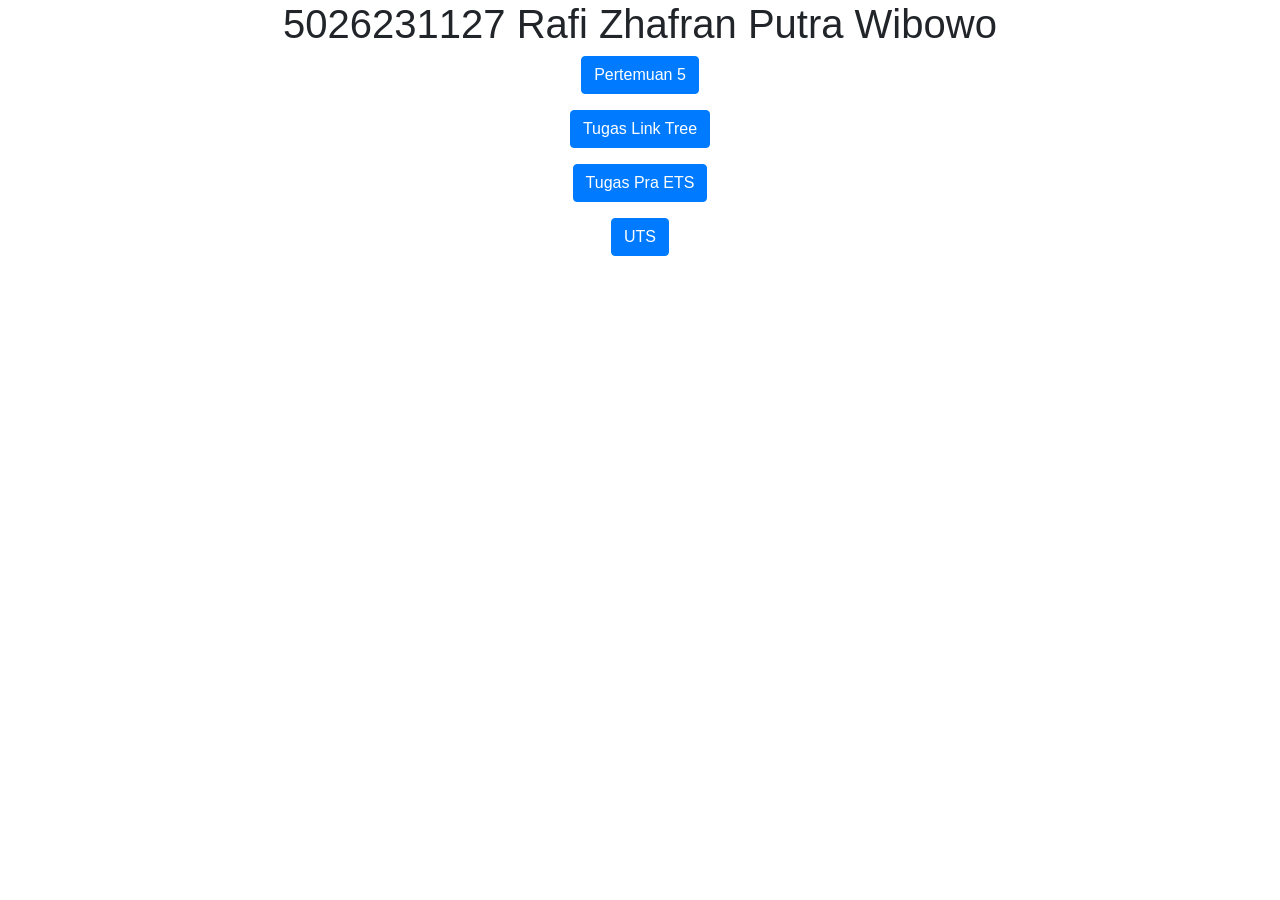
<file: index.html>
<!DOCTYPE html>
<html lang="en">
<head>
  <title>5026231127</title>
  <meta charset="utf-8">
  <meta name="viewport" content="width=device-width, initial-scale=1">
  <link rel="stylesheet" href="https://cdn.jsdelivr.net/npm/bootstrap@4.6.2/dist/css/bootstrap.min.css">
  <script src="https://cdn.jsdelivr.net/npm/jquery@3.7.1/dist/jquery.slim.min.js"></script>
  <script src="https://cdn.jsdelivr.net/npm/popper.js@1.16.1/dist/umd/popper.min.js"></script>
  <script src="https://cdn.jsdelivr.net/npm/bootstrap@4.6.2/dist/js/bootstrap.bundle.min.js"></script>
</head>
<body>

<div class="container">
    <center>
        <h1>5026231127 Rafi Zhafran Putra Wibowo</h1>
        <p> 
            <a href="pertemuan5.html" target="_blank" class="btn btn-primary">
                Pertemuan 5
            </a>
        </p>
        <p> 
            <a href="tugaspertemuan5.html" target="_blank" class="btn btn-primary">
                Tugas Link Tree
            </a>
        </p>
        <p> 
            <a href="tugas_ets.html"target="_blank" class="btn btn-primary">
                Tugas Pra ETS
            </a>
        </p>
        <p> 
            <a href="5026231127_kalian.html"target="_blank" class="btn btn-primary">
                UTS
            </a>
        </p>
    </center>
</div>

</body>
</html>
</file>
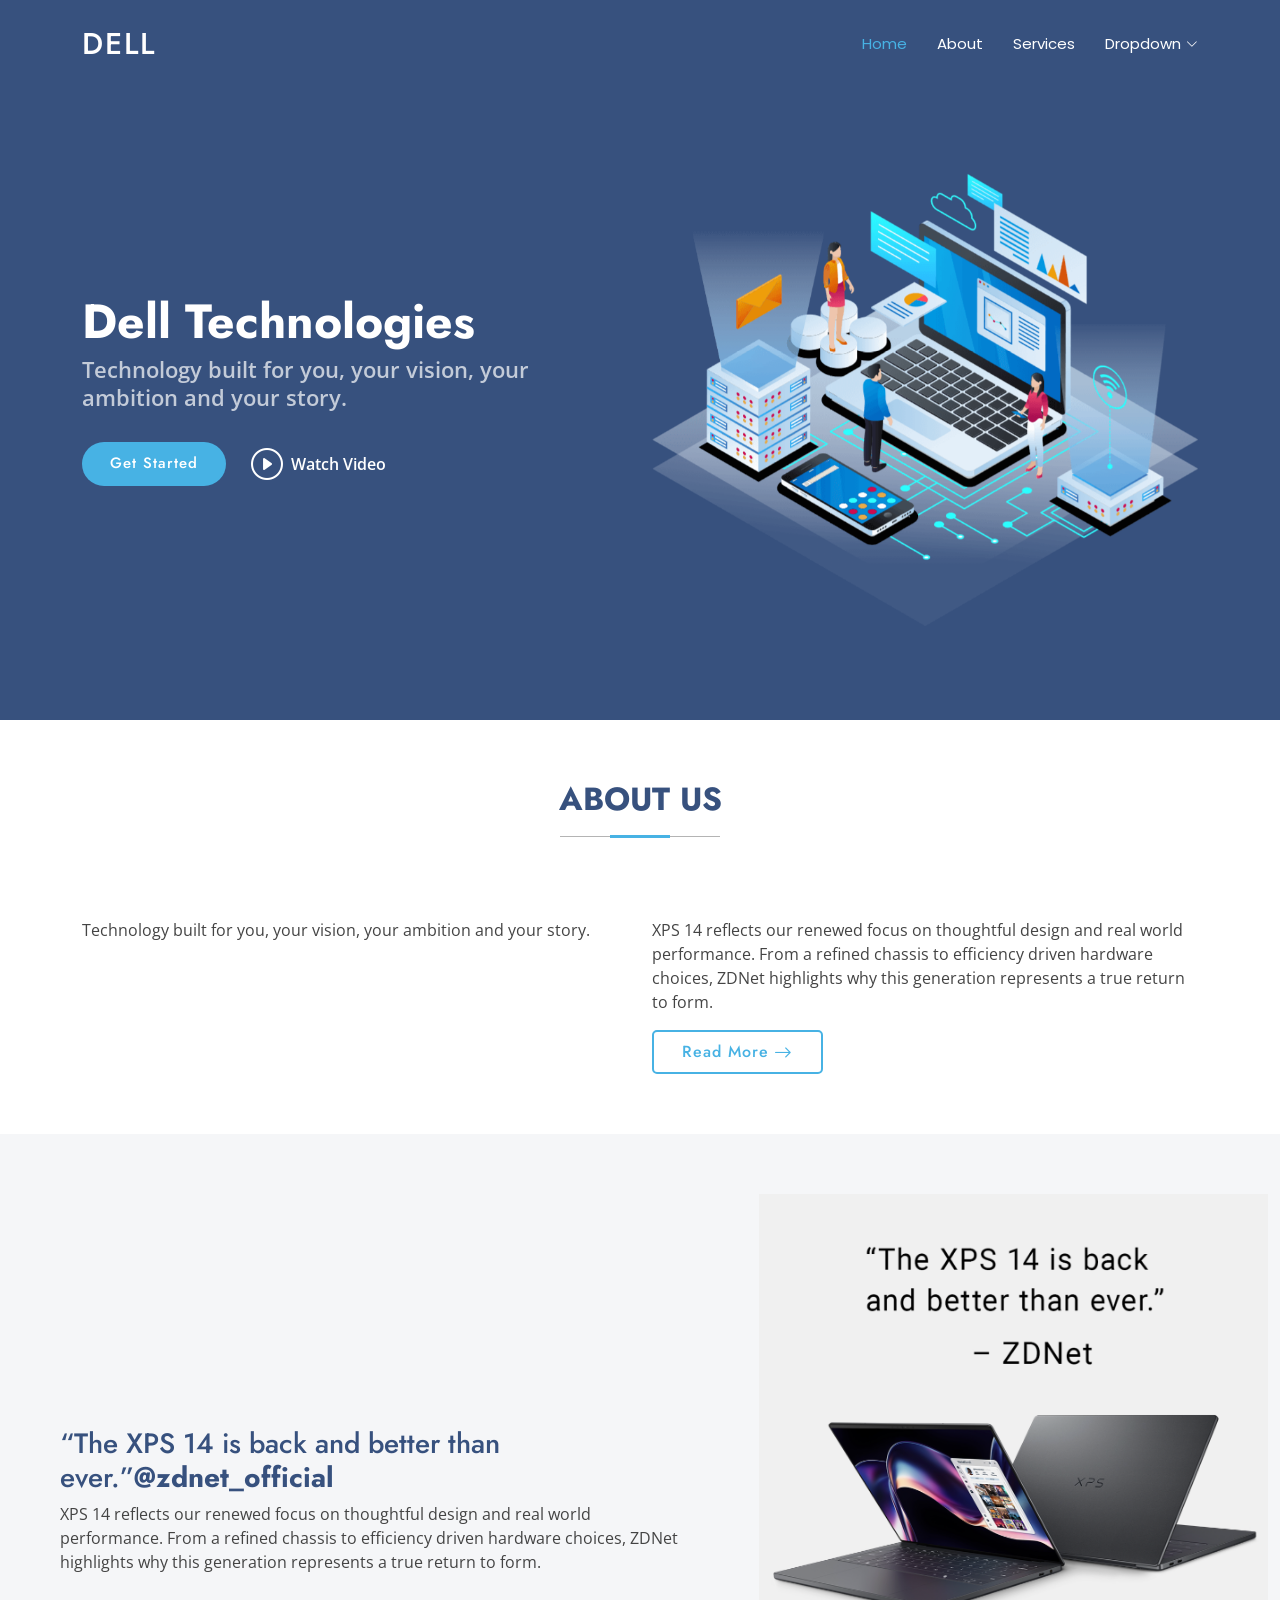
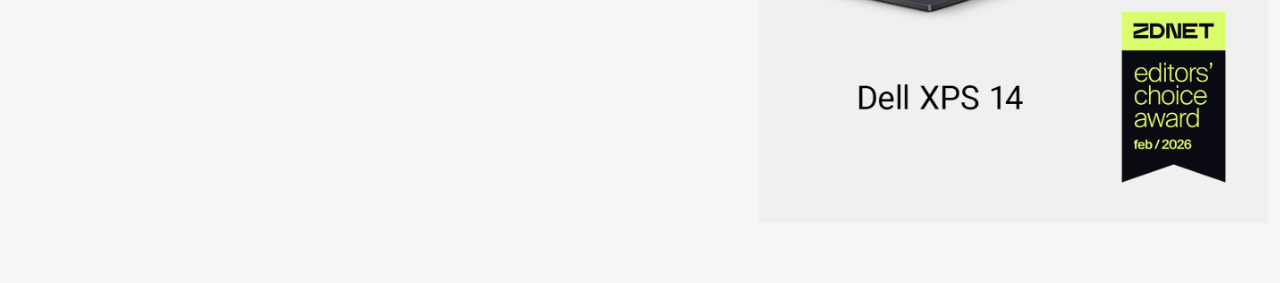
<file: pertemuan5.html>
<!DOCTYPE html>
<html lang="en">

<head>
  <meta charset="utf-8">
  <meta content="width=device-width, initial-scale=1.0" name="viewport">
  <title>Index - Arsha Bootstrap Template</title>
  <meta name="description" content="">
  <meta name="keywords" content="">

  <!-- Favicons -->
  <link href="assets/img/favicon.png" rel="icon">
  <link href="assets/img/apple-touch-icon.png" rel="apple-touch-icon">

  <!-- Fonts -->
  <link href="https://fonts.googleapis.com" rel="preconnect">
  <link href="https://fonts.gstatic.com" rel="preconnect" crossorigin>
  <link href="https://fonts.googleapis.com/css2?family=Open+Sans:ital,wght@0,300;0,400;0,500;0,600;0,700;0,800;1,300;1,400;1,500;1,600;1,700;1,800&family=Poppins:ital,wght@0,100;0,200;0,300;0,400;0,500;0,600;0,700;0,800;0,900;1,100;1,200;1,300;1,400;1,500;1,600;1,700;1,800;1,900&family=Jost:ital,wght@0,100;0,200;0,300;0,400;0,500;0,600;0,700;0,800;0,900;1,100;1,200;1,300;1,400;1,500;1,600;1,700;1,800;1,900&display=swap" rel="stylesheet">

  <!-- Vendor CSS Files -->
  <link href="assets/vendor/bootstrap/css/bootstrap.min.css" rel="stylesheet">
  <link href="assets/vendor/bootstrap-icons/bootstrap-icons.css" rel="stylesheet">
  <link href="assets/vendor/aos/aos.css" rel="stylesheet">
  <link href="assets/vendor/glightbox/css/glightbox.min.css" rel="stylesheet">
  <link href="assets/vendor/swiper/swiper-bundle.min.css" rel="stylesheet">

  <!-- Main CSS File -->
  <link href="assets/css/main.css" rel="stylesheet">

  <!-- =======================================================
  * Template Name: Arsha
  * Template URL: https://bootstrapmade.com/arsha-free-bootstrap-html-template-corporate/
  * Updated: Feb 22 2025 with Bootstrap v5.3.3
  * Author: BootstrapMade.com
  * License: https://bootstrapmade.com/license/
  ======================================================== -->
</head>

<body class="index-page">

  <header id="header" class="header d-flex align-items-center fixed-top">
    <div class="container-fluid container-xl position-relative d-flex align-items-center">

      <a href="index.html" class="logo d-flex align-items-center me-auto">
        <!-- Uncomment the line below if you also wish to use an image logo -->
        <!-- <img src="assets/img/logo.webp" alt=""> -->
        <h1 class="sitename">Dell</h1>
      </a>

      <nav id="navmenu" class="navmenu">
        <ul>
          <li><a href="#hero" class="active">Home</a></li>
          <li><a href="#about">About</a></li>
          <li><a href="#services">Services</a></li>
          <li class="dropdown"><a href="#"><span>Dropdown</span> <i class="bi bi-chevron-down toggle-dropdown"></i></a>
            <ul>
              <li><a href="#">Dropdown 1</a></li>
              <li class="dropdown"><a href="#"><span>Deep Dropdown</span> <i class="bi bi-chevron-down toggle-dropdown"></i></a>
                <ul>
                  <li><a href="#">Deep Dropdown 1</a></li>
                  <li><a href="#">Deep Dropdown 2</a></li>
                  <li><a href="#">Deep Dropdown 3</a></li>
                  <li><a href="#">Deep Dropdown 4</a></li>
                  <li><a href="#">Deep Dropdown 5</a></li>
                </ul>
              </li>
              <li><a href="#">Dropdown 2</a></li>
              <li><a href="#">Dropdown 3</a></li>
              <li><a href="#">Dropdown 4</a></li>
            </ul>
          </li>
        </ul>
        <i class="mobile-nav-toggle d-xl-none bi bi-list"></i>
      </nav>

    </div>
  </header>

  <main class="main">

    <!-- Hero Section -->
    <section id="hero" class="hero section dark-background">

      <div class="container">
        <div class="row gy-4">
          <div class="col-lg-6 order-2 order-lg-1 d-flex flex-column justify-content-center" data-aos="zoom-out">
            <h1>Dell Technologies</h1>
            <p>Technology built for you, your vision, your ambition and your story.</p>
            <div class="d-flex">
              <a href="#about" class="btn-get-started">Get Started</a>
              <a href="https://www.youtube.com/watch?v=Y7f98aduVJ8" class="glightbox btn-watch-video d-flex align-items-center"><i class="bi bi-play-circle"></i><span>Watch Video</span></a>
            </div>
          </div>
          <div class="col-lg-6 order-1 order-lg-2 hero-img" data-aos="zoom-out" data-aos-delay="200">
            <img src="assets/img/hero-img.png" class="img-fluid animated" alt="">
          </div>
        </div>
      </div>

    </section><!-- /Hero Section -->

    <!-- About Section -->
    <section id="about" class="about section">

      <!-- Section Title -->
      <div class="container section-title" data-aos="fade-up">
        <h2>About Us</h2>
      </div><!-- End Section Title -->

      <div class="container">

        <div class="row gy-4">

          <div class="col-lg-6 content" data-aos="fade-up" data-aos-delay="100">
            <p>
              Technology built for you, your vision, your ambition and your story.
            </p>
          </div>

          <div class="col-lg-6" data-aos="fade-up" data-aos-delay="200">
            <p>XPS 14 reflects our renewed focus on thoughtful design and real world performance. 
              From a refined chassis to efficiency driven hardware choices, 
              ZDNet highlights why this generation represents a true return to form.</p>
            <a href="#" class="read-more"><span>Read More</span><i class="bi bi-arrow-right"></i></a>
          </div>

        </div>

      </div>

    </section><!-- /About Section -->

    <!--Unggulan Section -->
    <section id="unggulan" class="section unggulan light-background" data-builder="section">

      <div class="container-fluid">

        <div class="row gy-4">

          <div class="col-lg-7 d-flex flex-column justify-content-center order-2 order-lg-1">

            <div class="content px-xl-5" data-aos="fade-up" data-aos-delay="100">
              <h3><span>“The XPS 14 is back and better than ever.”</span><strong>@zdnet_official</strong></h3>
              <p>
                XPS 14 reflects our renewed focus on thoughtful design and real world performance. 
              From a refined chassis to efficiency driven hardware choices, 
              ZDNet highlights why this generation represents a true return to form.
              </p>
            </div>


          </div>

          <div class="col-lg-5 order-1 order-lg-2 why-us-img">
            <img src="assets/img/DellPhoto.png" class="img-fluid" alt="" data-aos="zoom-in" data-aos-delay="100">
          </div>
        </div>

      </div>

  <!-- Scroll Top -->
  <a href="#" id="scroll-top" class="scroll-top d-flex align-items-center justify-content-center"><i class="bi bi-arrow-up-short"></i></a>

  <!-- Preloader -->
  <div id="preloader"></div>

  <!-- Vendor JS Files -->
  <script src="assets/vendor/bootstrap/js/bootstrap.bundle.min.js"></script>
  <script src="assets/vendor/php-email-form/validate.js"></script>
  <script src="assets/vendor/aos/aos.js"></script>
  <script src="assets/vendor/glightbox/js/glightbox.min.js"></script>
  <script src="assets/vendor/swiper/swiper-bundle.min.js"></script>
  <script src="assets/vendor/waypoints/noframework.waypoints.js"></script>
  <script src="assets/vendor/imagesloaded/imagesloaded.pkgd.min.js"></script>
  <script src="assets/vendor/isotope-layout/isotope.pkgd.min.js"></script>

  <!-- Main JS File -->
  <script src="assets/js/main.js"></script>

</body>

</html>
</file>
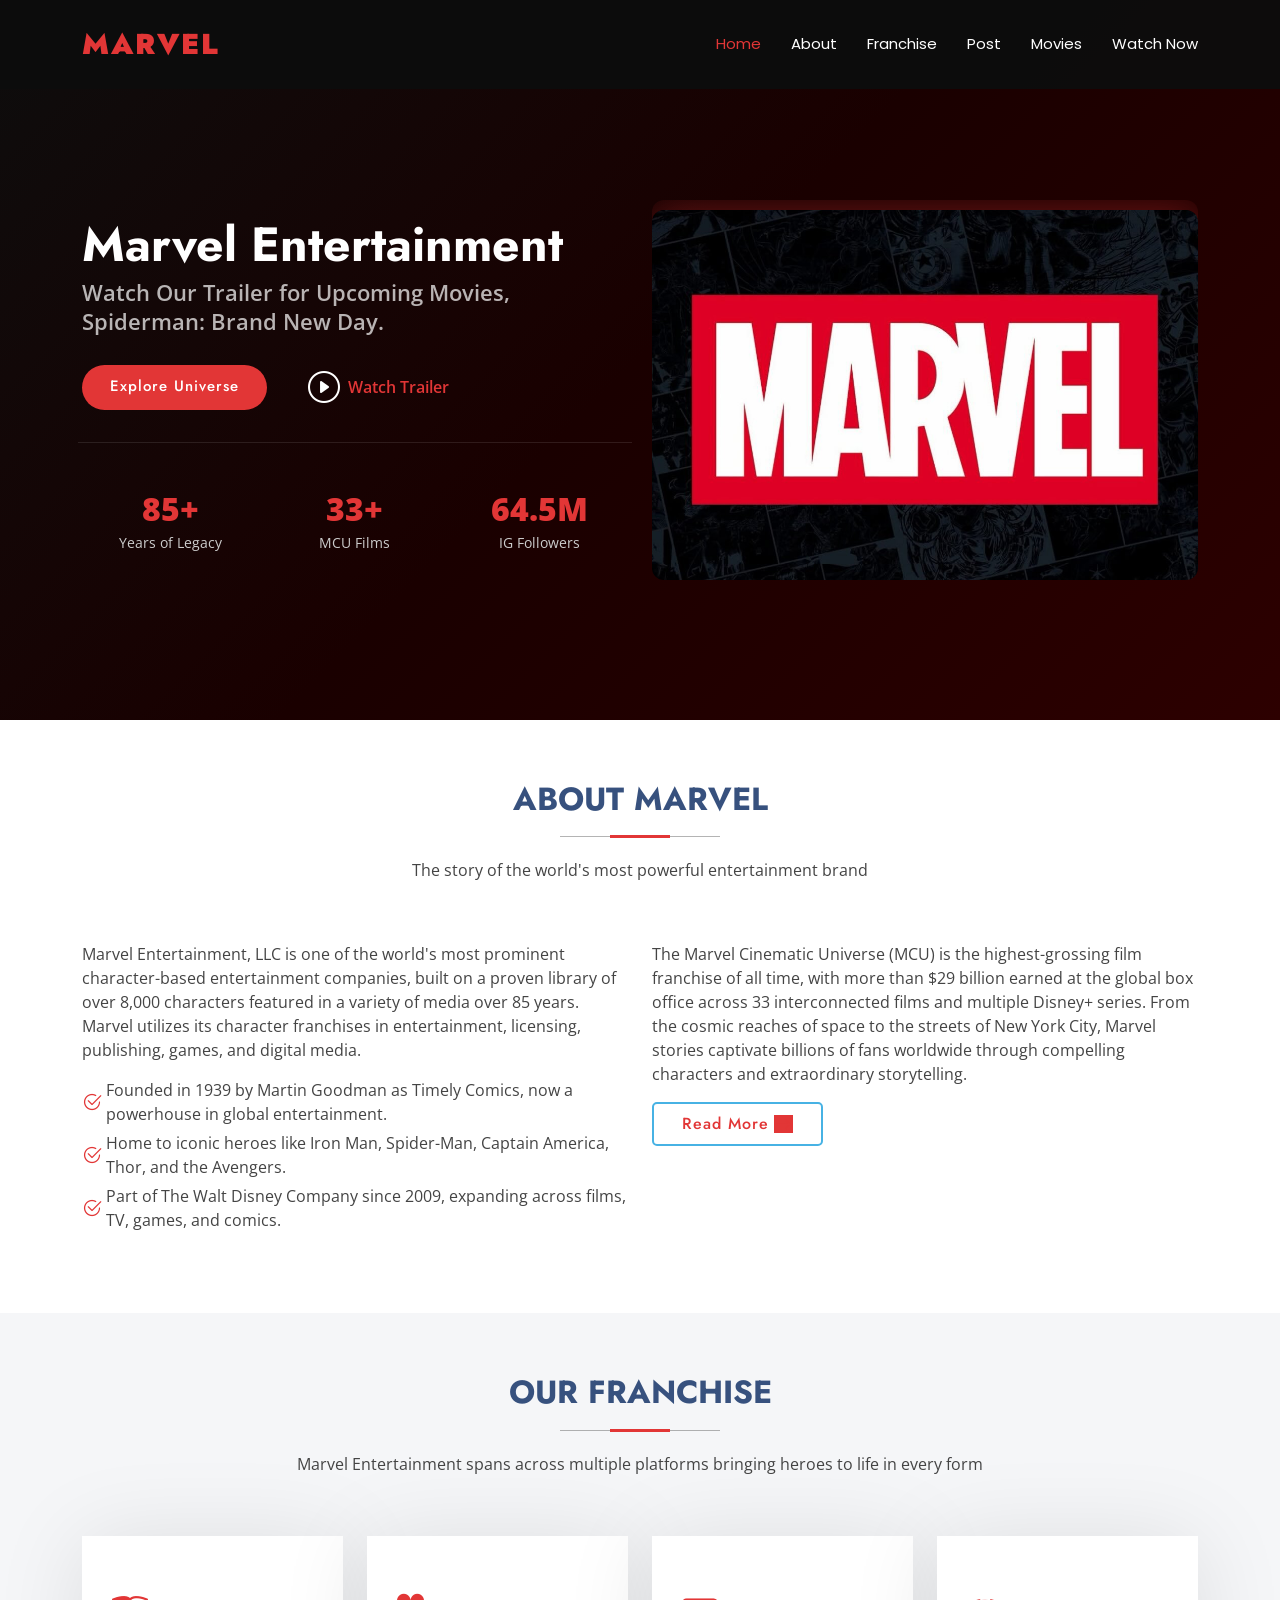
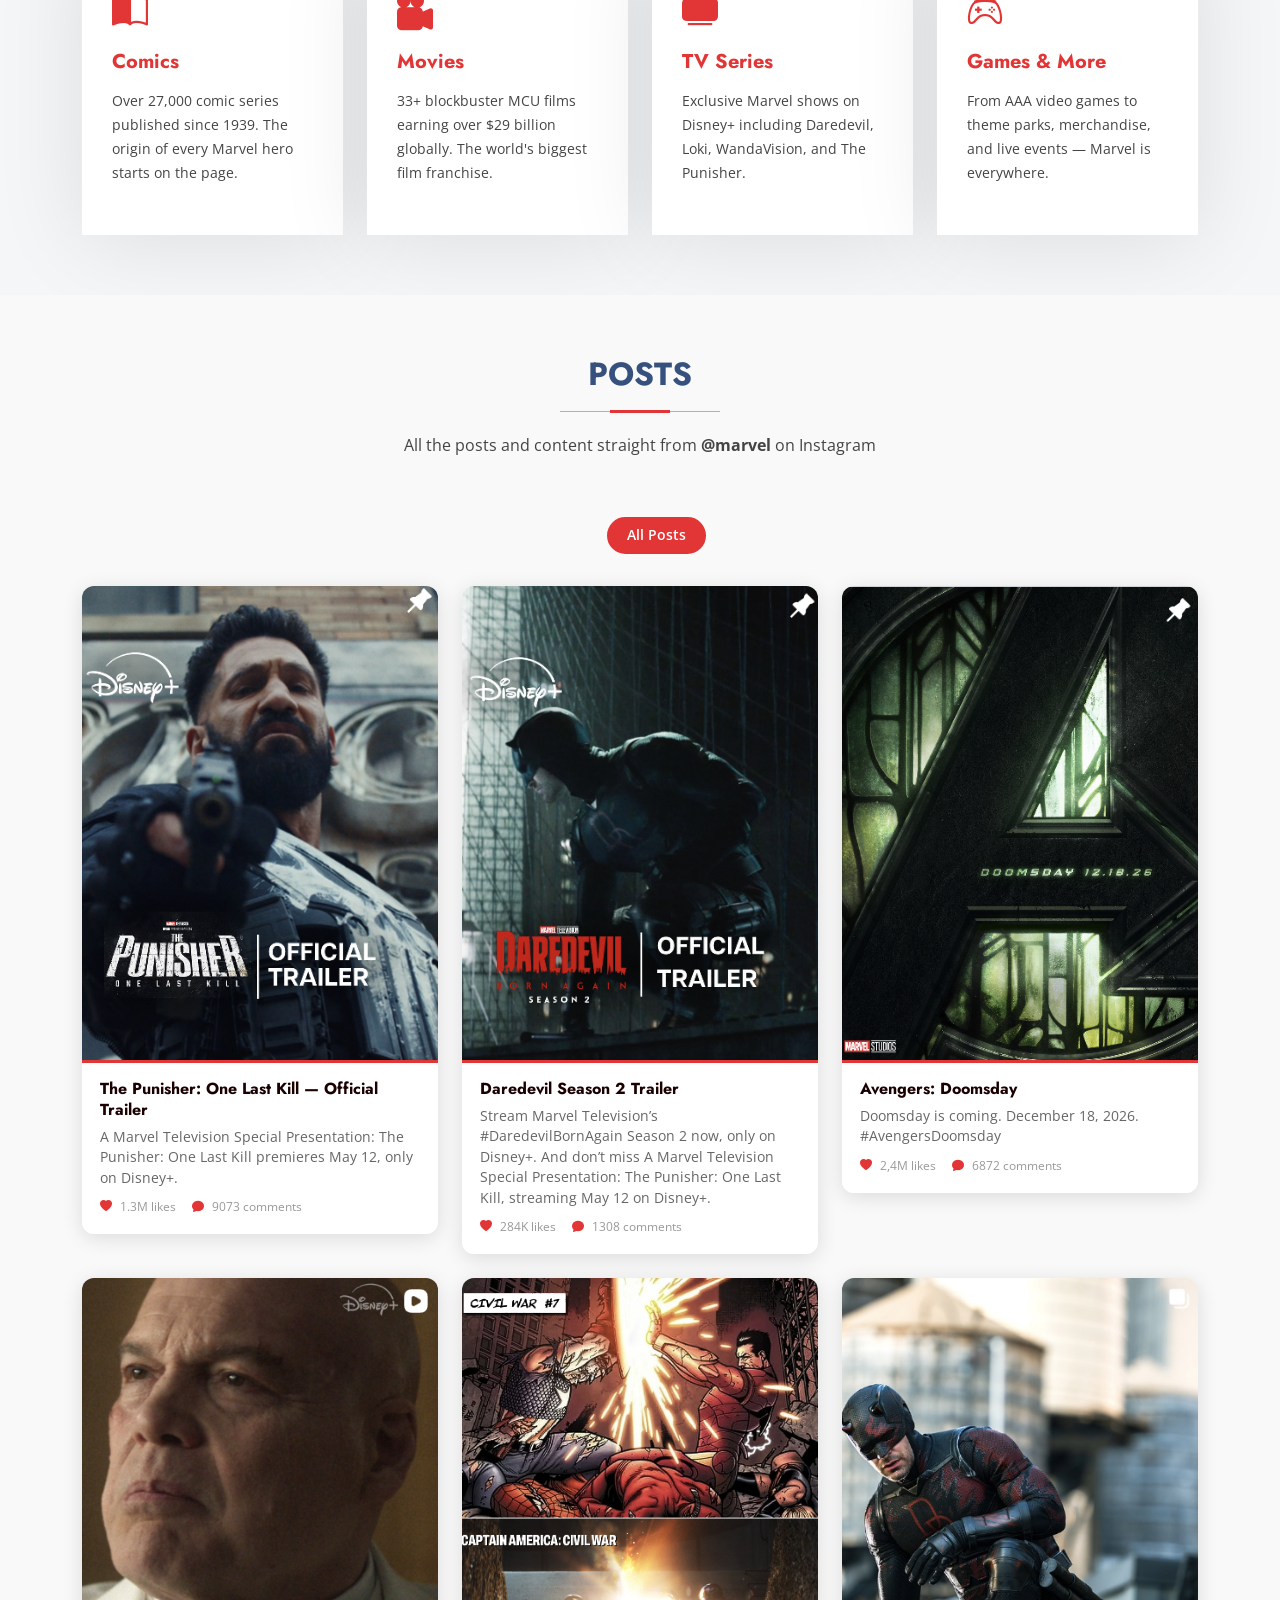
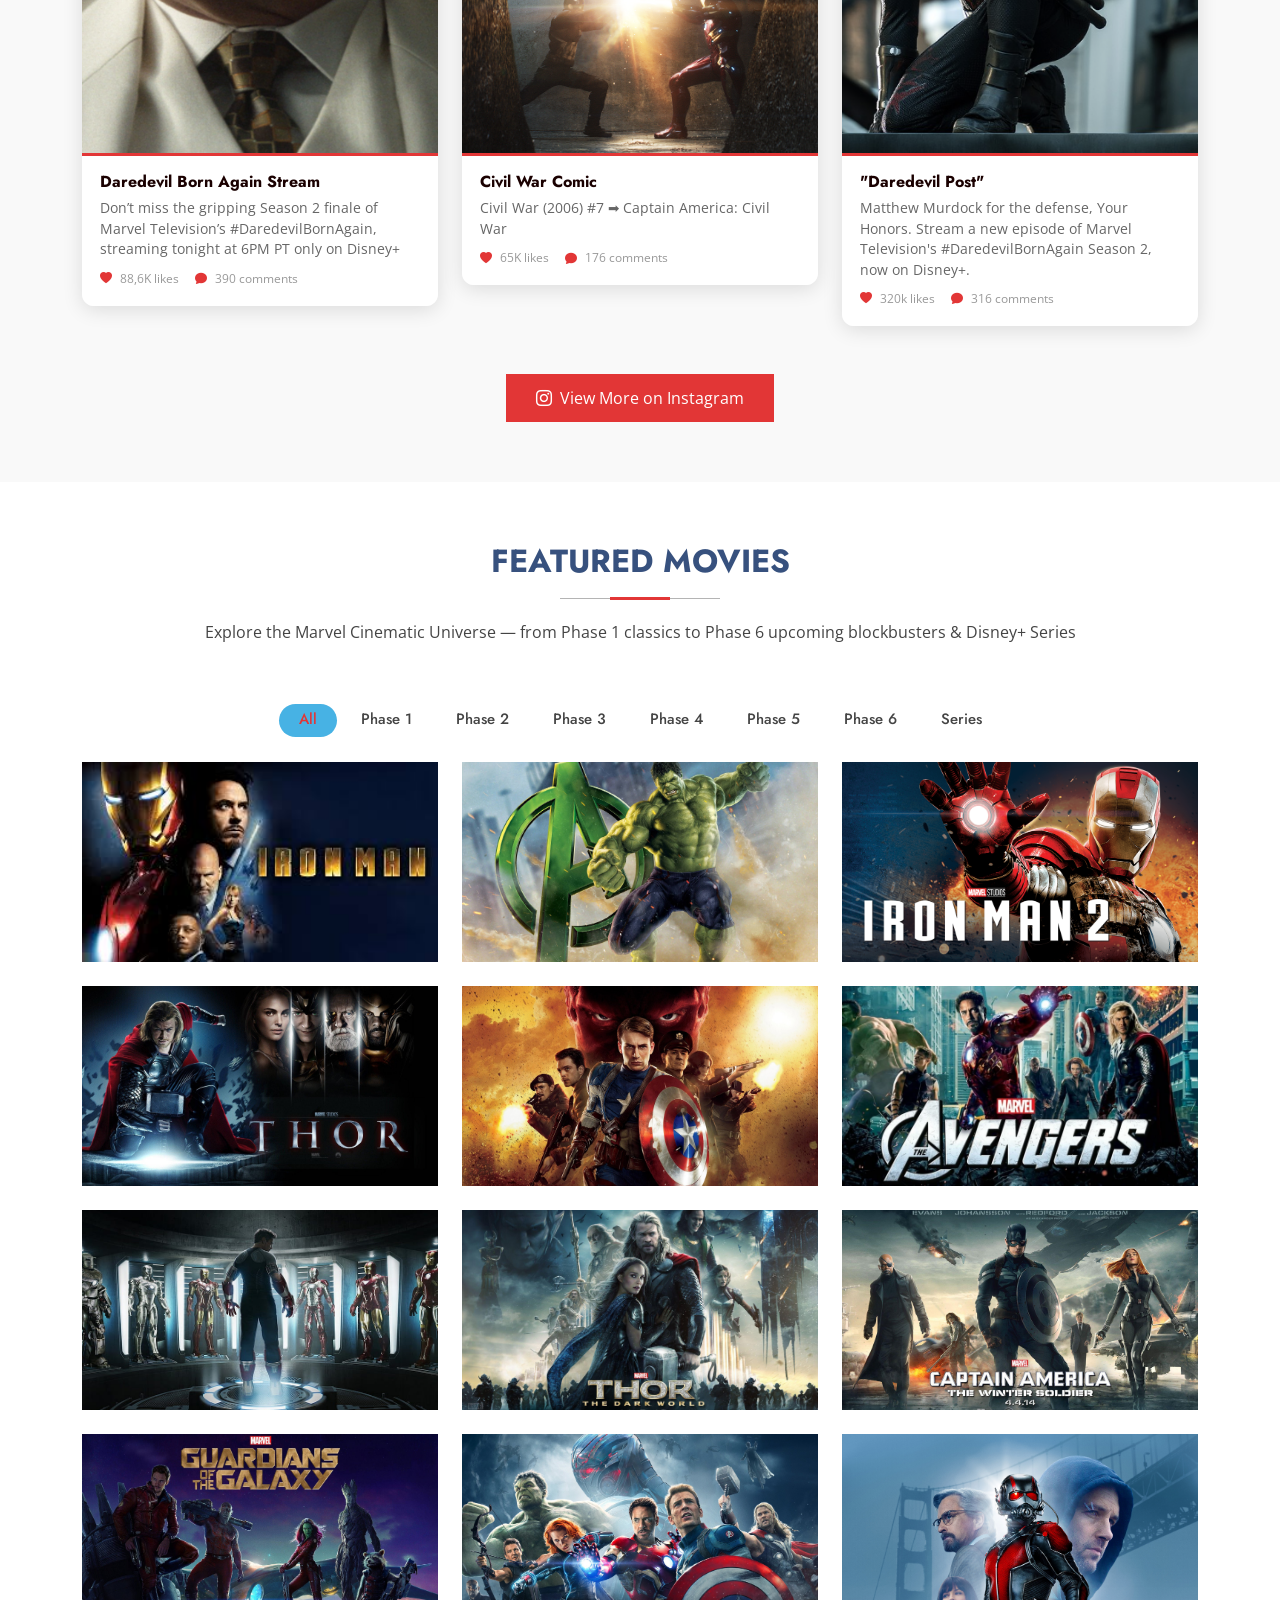
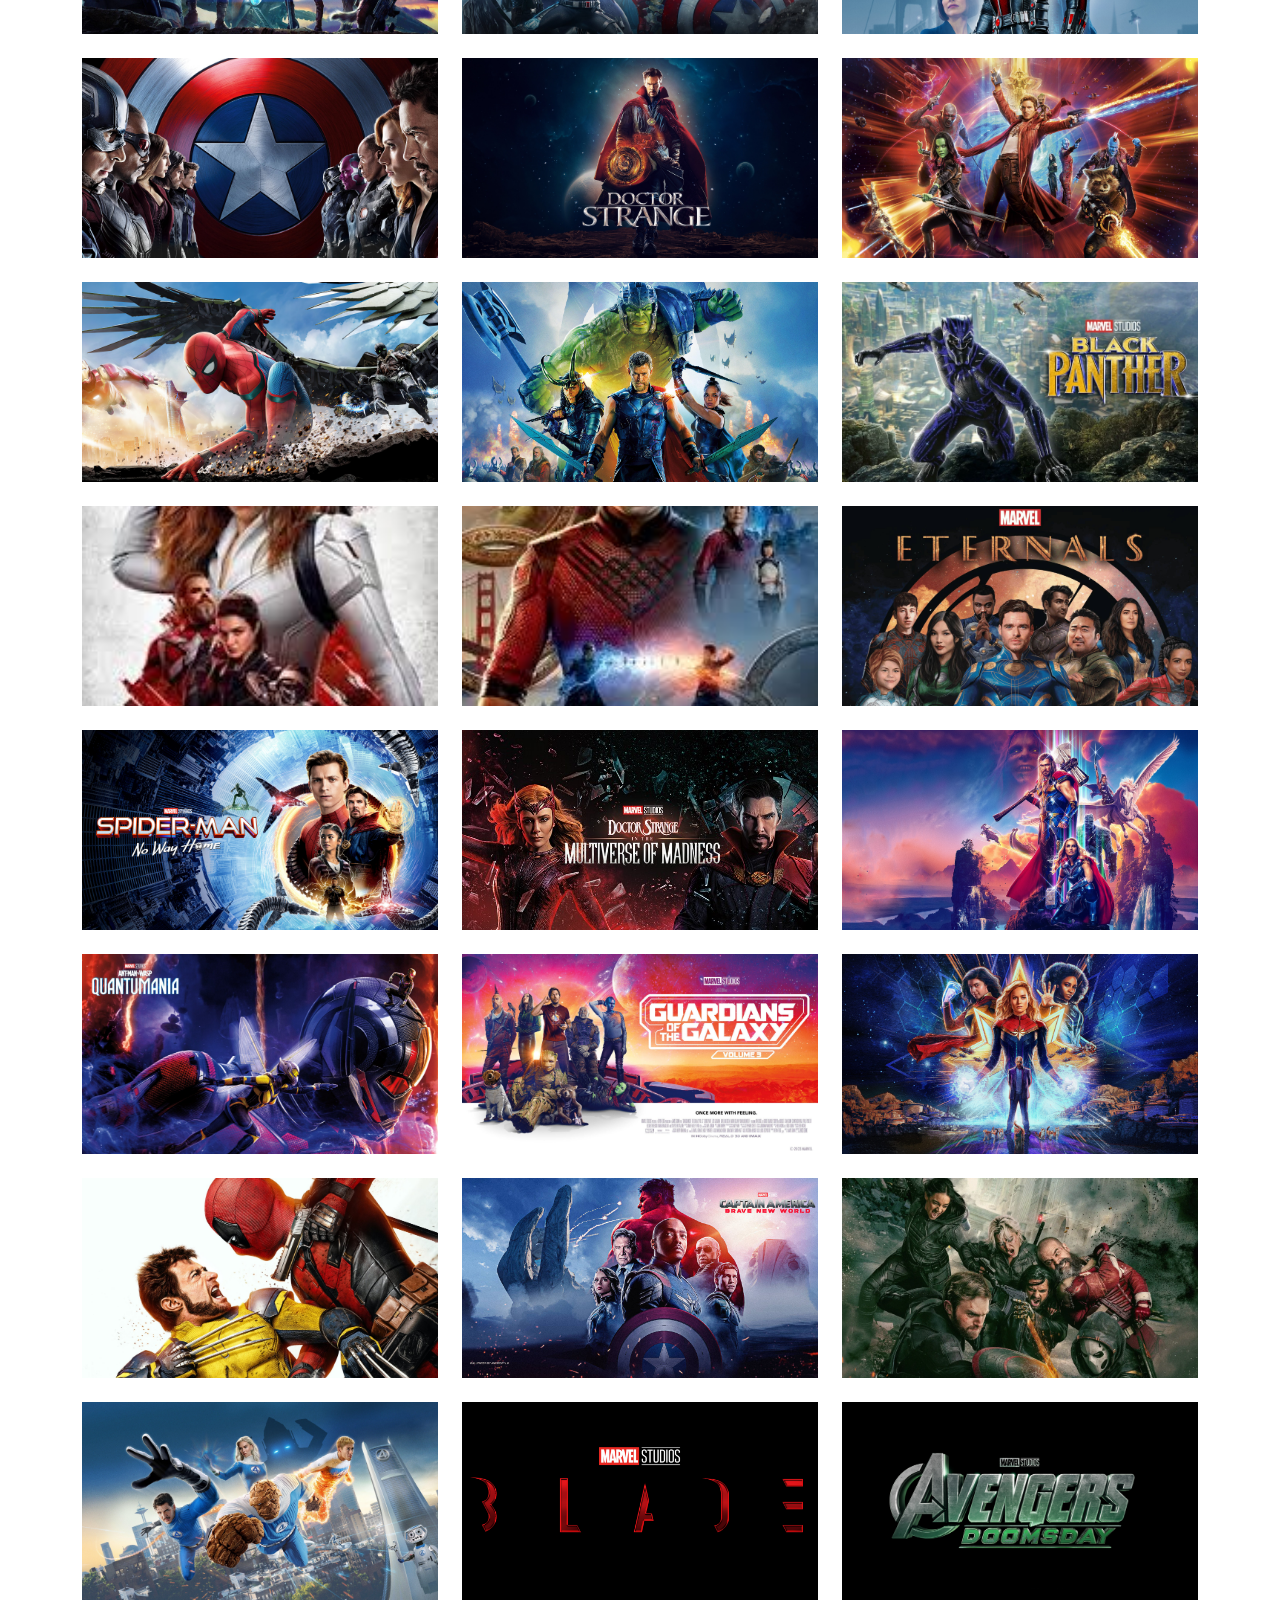
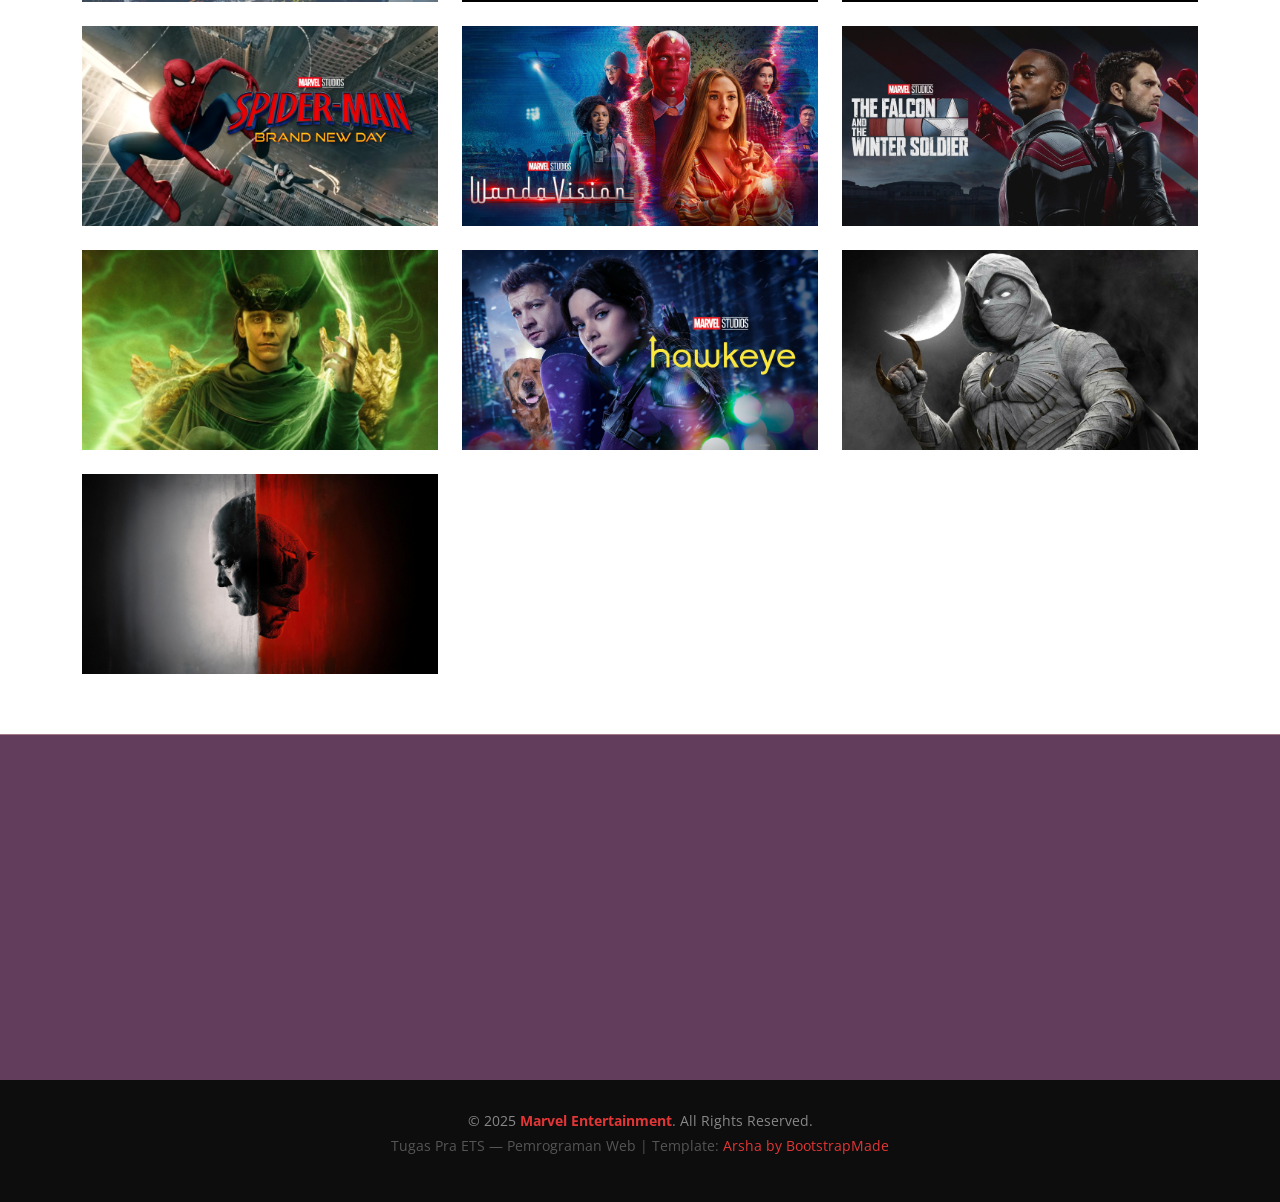
<file: tugas_ets.html>
<!DOCTYPE html>
<html lang="en">

<head>
  <meta charset="utf-8">
  <meta content="width=device-width, initial-scale=1.0" name="viewport">
  <title>Marvel Entertainment</title>
  <meta name="description" content="Marvel Entertainment - Where Heroes Are Born">
  <meta name="keywords" content="Marvel, MCU, Avengers, Comics, Movies, Disney+">

  <!-- Favicons -->
  <link href="assets/img/marvel-transparent-marvel-free-free-png.webp" rel="icon">
  <link href="assets/img/apple-touch-icon.png" rel="apple-touch-icon">

  <!-- Fonts -->
  <link href="https://fonts.googleapis.com" rel="preconnect">
  <link href="https://fonts.gstatic.com" rel="preconnect" crossorigin>
  <link href="https://fonts.googleapis.com/css2?family=Open+Sans:ital,wght@0,300;0,400;0,500;0,600;0,700;0,800;1,300;1,400;1,500;1,600;1,700;1,800&family=Poppins:ital,wght@0,100;0,200;0,300;0,400;0,500;0,600;0,700;0,800;0,900;1,100;1,200;1,300;1,400;1,500;1,600;1,700;1,800;1,900&family=Jost:ital,wght@0,100;0,200;0,300;0,400;0,500;0,600;0,700;0,800;0,900;1,100;1,200;1,300;1,400;1,500;1,600;1,700;1,800;1,900&display=swap" rel="stylesheet">

  <!-- Vendor CSS Files -->
  <link href="assets/vendor/bootstrap/css/bootstrap.min.css" rel="stylesheet">
  <link href="assets/vendor/bootstrap-icons/bootstrap-icons.css" rel="stylesheet">
  <link href="assets/vendor/aos/aos.css" rel="stylesheet">
  <link href="assets/vendor/glightbox/css/glightbox.min.css" rel="stylesheet">
  <link href="assets/vendor/swiper/swiper-bundle.min.css" rel="stylesheet">

  <!-- Main CSS File -->
  <link href="assets/css/main.css" rel="stylesheet">

  <!-- Marvel Custom Color Override -->
  <style>
    /* ===== MARVEL RED COLOR THEME ===== */
    :root {
      --marvel-red: #e23636;
      --marvel-dark-red: #b71c1c;
      --marvel-black: #0d0d0d;
      --marvel-white: #ffffff;
      --marvel-gray: #f5f5f5;
    }

    /* Override Arsha's default blue with Marvel red */
    a,
    .btn-get-started,
    .read-more,
    .service-item .icon i,
    .portfolio-filters li.filter-active,
    .cta-btn,
    .navmenu a:hover,
    .navmenu .active {
      color: var(--marvel-red) !important;
    }

    .btn-get-started,
    .cta-btn {
      background-color: var(--marvel-red) !important;
      border-color: var(--marvel-red) !important;
      color: #fff !important;
    }

    .btn-get-started:hover,
    .cta-btn:hover {
      background-color: var(--marvel-dark-red) !important;
    }

    .hero.section.dark-background {
      background-color: var(--marvel-black) !important;
      background-image: linear-gradient(135deg, #0d0d0d 0%, #1a0000 50%, #2d0000 100%) !important;
    }

    .call-to-action.section.dark-background {
      background-color: var(--marvel-dark-red) !important;
    }

    .section-title h2::after {
      background-color: var(--marvel-red) !important;
    }

    .service-item:hover {
      border-color: var(--marvel-red) !important;
    }

    /* Hero Marvel Logo Text */
    .hero .sitename-hero {
      font-size: 3.5rem;
      font-weight: 900;
      color: var(--marvel-red);
      letter-spacing: -1px;
      text-transform: uppercase;
      font-family: 'Poppins', sans-serif;
    }

    /* Navbar override */
    .header {
      background-color: rgba(13, 13, 13, 0.97) !important;
    }

    .navmenu a {
      color: #fff !important;
    }

    .navmenu a:hover,
    .navmenu .active {
      color: var(--marvel-red) !important;
    }

    .logo .sitename {
      color: var(--marvel-red) !important;
      font-weight: 900 !important;
      font-size: 1.8rem !important;
      text-transform: uppercase !important;
      letter-spacing: 2px !important;
    }

    /* About section list icon */
    .about .content ul i {
      color: var(--marvel-red) !important;
    }

    /* Portfolio filter active */
    .portfolio-filters li.filter-active,
    .portfolio-filters li:hover {
      color: var(--marvel-red) !important;
    }

    /* Highlighted text span in unggulan/about */
    .content h3 span {
      color: var(--marvel-red) !important;
    }

    /* CTA section text */
    .call-to-action h3,
    .call-to-action p {
      color: #fff !important;
    }

    /* Hero stats */
    .hero-stat .number {
      color: var(--marvel-red);
      font-size: 2rem;
      font-weight: 800;
    }

    .hero-stat {
      text-align: center;
      padding: 10px 20px;
    }

    .hero-stat .label {
      color: #ccc;
      font-size: 0.85rem;
    }

    .hero-stats-row {
      margin-top: 2rem;
      border-top: 1px solid rgba(255,255,255,0.1);
      padding-top: 1.5rem;
    }

    /* Phase badge */
    .phase-badge {
      display: inline-block;
      background-color: var(--marvel-red);
      color: #fff;
      font-size: 0.7rem;
      font-weight: 700;
      padding: 3px 10px;
      border-radius: 20px;
      margin-bottom: 6px;
      letter-spacing: 1px;
      text-transform: uppercase;
    }

    /* Portfolio info overlay */
    .portfolio-item .portfolio-info {
      background: rgba(226, 54, 54, 0.85) !important;
    }

    /* Marvel hero image placeholder */
    .hero-img-placeholder {
      border-radius: 12px;
      display: flex;
      align-items: center;
      justify-content: center;
      min-height: 350px;
      position: relative;
      overflow: hidden;
    }

    .hero-img-placeholder img {
      width: 100%;
      height: auto;
      max-height: 380px;
      object-fit: cover;
      border-radius: 12px;
      box-shadow: 0 0 40px rgba(226,54,54,0.4);
    }

    /* Featured movies card custom style */
    .movie-card-img {
      height: 200px;
      object-fit: cover;
      width: 100%;
      background-color: #1a0000;
    }

    /* Testimonials / Quotes section */
    .testimonials .testimonial-item {
      border-left: 4px solid var(--marvel-red) !important;
    }

    /* ===== INSTAGRAM POSTS SECTION (Excelso-style) ===== */
    .posts-section .post-card {
      position: relative;
      overflow: hidden;
      border-radius: 12px;
      cursor: pointer;
      box-shadow: 0 4px 20px rgba(0,0,0,0.12);
      transition: transform 0.3s ease, box-shadow 0.3s ease;
    }

    .posts-section .post-card:hover {
      transform: translateY(-6px);
      box-shadow: 0 12px 30px rgba(226, 54, 54, 0.25);
    }

    .posts-section .post-card img {
      width: 100%;
      aspect-ratio: 3 / 4; /* portrait kayak Excelso */
      object-fit: cover;
      object-position: center;
      display: block;
      transition: transform 0.4s ease;
    }

    .posts-section .post-card:hover img {
      transform: scale(1.04);
    }

    .posts-section .post-info {
      padding: 16px 18px 18px;
      background: #fff;
      border-top: 3px solid var(--marvel-red);
    }

    .posts-section .post-category {
      display: inline-block;
      background-color: var(--marvel-red);
      color: #fff;
      font-size: 0.68rem;
      font-weight: 700;
      padding: 3px 10px;
      border-radius: 20px;
      margin-bottom: 8px;
      letter-spacing: 1px;
      text-transform: uppercase;
    }

    .posts-section .post-info h5 {
      font-size: 1rem;
      font-weight: 700;
      color: #1a0000;
      margin-bottom: 6px;
      line-height: 1.3;
    }

    .posts-section .post-info p {
      font-size: 0.85rem;
      color: #666;
      margin-bottom: 10px;
      line-height: 1.5;
    }

    .posts-section .post-info .post-meta {
      font-size: 0.75rem;
      color: #999;
      display: flex;
      align-items: center;
      gap: 8px;
    }

    .posts-section .post-info .post-meta i {
      color: var(--marvel-red);
    }

    .posts-section .post-filters {
      display: flex;
      flex-wrap: wrap;
      gap: 8px;
      justify-content: center;
      margin-bottom: 2rem;
    }

    .posts-section .post-filters li {
      list-style: none;
      padding: 6px 18px;
      border: 2px solid #ddd;
      border-radius: 30px;
      cursor: pointer;
      font-size: 0.85rem;
      font-weight: 600;
      color: #555;
      transition: all 0.25s;
    }

    .posts-section .post-filters li.filter-active,
    .posts-section .post-filters li:hover {
      background-color: var(--marvel-red);
      border-color: var(--marvel-red);
      color: #fff;
    }

    /* read-more color */
    .read-more span {
      color: var(--marvel-red) !important;
    }

    .read-more i {
      background-color: var(--marvel-red) !important;
    }
  </style>

</head>

<body class="index-page">

  <!-- ======= HEADER / NAVBAR ======= -->
  <header id="header" class="header d-flex align-items-center fixed-top">
    <div class="container-fluid container-xl position-relative d-flex align-items-center">

      <a href="index.html" class="logo d-flex align-items-center me-auto">
        <h1 class="sitename">MARVEL</h1>
      </a>

      <nav id="navmenu" class="navmenu">
        <ul>
          <li><a href="#hero" class="active">Home</a></li>
          <li><a href="#about">About</a></li>
          <li><a href="#franchise">Franchise</a></li>
          <li><a href="#posts">Post</a></li>
          <li><a href="#movies">Movies</a></li>
          <li><a href="#disney">Watch Now</a></li>
        </ul>
        <i class="mobile-nav-toggle d-xl-none bi bi-list"></i>
      </nav>

    </div>
  </header>
  <!-- End Header -->

  <main class="main">

    <!-- ======= SECTION 1: HERO ======= -->
    <section id="hero" class="hero section dark-background">

      <div class="container">
        <div class="row gy-4 align-items-center">

          <!-- Left: Text -->
          <div class="col-lg-6 order-2 order-lg-1 d-flex flex-column justify-content-center" data-aos="zoom-out">
            <h1>Marvel Entertainment</h1>
            <p>Watch Our Trailer for Upcoming Movies, Spiderman: Brand New Day.</p>
            <div class="d-flex gap-3 flex-wrap">
              <a href="#about" class="btn-get-started">Explore Universe</a>
              <a href="https://www.youtube.com/watch?v=8TZMtslA3UY"
                class="btn-watch-video d-flex align-items-center"
                target="_blank" rel="noopener">
                <i class="bi bi-play-circle"></i><span>Watch Trailer</span>
              </a>
            </div>

            <!-- Stats row -->
            <div class="row hero-stats-row g-2">
              <div class="col-4 hero-stat">
                <div class="number">85+</div>
                <div class="label">Years of Legacy</div>
              </div>
              <div class="col-4 hero-stat">
                <div class="number">33+</div>
                <div class="label">MCU Films</div>
              </div>
              <div class="col-4 hero-stat">
                <div class="number">64.5M</div>
                <div class="label">IG Followers</div>
              </div>
            </div>
          </div>

          <!-- Right: Marvel Image -->
          <div class="col-lg-6 order-1 order-lg-2 hero-img" data-aos="zoom-out" data-aos-delay="200">
            <div class="hero-img-placeholder">
              <img
                src="assets/img/marvel logo 2.jpg"
                alt="Marvel Entertainment Logo"
                class="img-fluid animated">
            </div>
          </div>

        </div>
      </div>

    </section><!-- /Hero Section -->

    <!-- ======= SECTION 2: ABOUT ======= -->
    <section id="about" class="about section">

      <!-- Section Title -->
      <div class="container section-title" data-aos="fade-up">
        <h2>About Marvel</h2>
        <p>The story of the world's most powerful entertainment brand</p>
      </div>

      <div class="container">
        <div class="row gy-4">

          <div class="col-lg-6 content" data-aos="fade-up" data-aos-delay="100">
            <p>
              Marvel Entertainment, LLC is one of the world's most prominent character-based entertainment companies,
              built on a proven library of over 8,000 characters featured in a variety of media over 85 years.
              Marvel utilizes its character franchises in entertainment, licensing, publishing, games, and digital media.
            </p>
            <ul>
              <li><i class="bi bi-check2-circle"></i>
                <span>Founded in 1939 by Martin Goodman as Timely Comics, now a powerhouse in global entertainment.</span>
              </li>
              <li><i class="bi bi-check2-circle"></i>
                <span>Home to iconic heroes like Iron Man, Spider-Man, Captain America, Thor, and the Avengers.</span>
              </li>
              <li><i class="bi bi-check2-circle"></i>
                <span>Part of The Walt Disney Company since 2009, expanding across films, TV, games, and comics.</span>
              </li>
            </ul>
          </div>

          <div class="col-lg-6" data-aos="fade-up" data-aos-delay="200">
            <p>
              The Marvel Cinematic Universe (MCU) is the highest-grossing film franchise of all time, with more than
              $29 billion earned at the global box office across 33 interconnected films and multiple Disney+ series.
              From the cosmic reaches of space to the streets of New York City, Marvel stories captivate billions
              of fans worldwide through compelling characters and extraordinary storytelling.
            </p>
            <a href="https://www.marvel.com" class="read-more" target="_blank">
              <span>Read More</span><i class="bi bi-arrow-right"></i>
            </a>
          </div>

        </div>
      </div>

    </section><!-- /About Section -->

    <!-- ======= SECTION 3: FRANCHISE (Services Section) ======= -->
    <section id="franchise" class="services section light-background">

      <!-- Section Title -->
      <div class="container section-title" data-aos="fade-up">
        <h2>Our Franchise</h2>
        <p>Marvel Entertainment spans across multiple platforms bringing heroes to life in every form</p>
      </div>

      <div class="container">
        <div class="row gy-4">

          <!-- Comics -->
          <div class="col-xl-3 col-md-6 d-flex" data-aos="fade-up" data-aos-delay="100">
            <div class="service-item position-relative">
              <div class="icon"><i class="bi bi-book-half icon"></i></div>
              <h4><a href="https://www.marvel.com/comics" class="stretched-link" target="_blank">Comics</a></h4>
              <p>Over 27,000 comic series published since 1939. The origin of every Marvel hero starts on the page.</p>
            </div>
          </div>

          <!-- Movies -->
          <div class="col-xl-3 col-md-6 d-flex" data-aos="fade-up" data-aos-delay="200">
            <div class="service-item position-relative">
              <div class="icon"><i class="bi bi-camera-reels-fill icon"></i></div>
              <h4><a href="https://www.marvel.com/movies" class="stretched-link" target="_blank">Movies</a></h4>
              <p>33+ blockbuster MCU films earning over $29 billion globally. The world's biggest film franchise.</p>
            </div>
          </div>

          <!-- TV Series -->
          <div class="col-xl-3 col-md-6 d-flex" data-aos="fade-up" data-aos-delay="300">
            <div class="service-item position-relative">
              <div class="icon"><i class="bi bi-tv-fill icon"></i></div>
              <h4><a href="https://www.disneyplus.com" class="stretched-link" target="_blank">TV Series</a></h4>
              <p>Exclusive Marvel shows on Disney+ including Daredevil, Loki, WandaVision, and The Punisher.</p>
            </div>
          </div>

          <!-- Games & Merchandise -->
          <div class="col-xl-3 col-md-6 d-flex" data-aos="fade-up" data-aos-delay="400">
            <div class="service-item position-relative">
              <div class="icon"><i class="bi bi-controller icon"></i></div>
              <h4><a href="https://www.marvel.com/games" class="stretched-link" target="_blank">Games & More</a></h4>
              <p>From AAA video games to theme parks, merchandise, and live events — Marvel is everywhere.</p>
            </div>
          </div>

        </div>
      </div>

    </section><!-- /Franchise Section -->

    <!-- ======= SECTION 4: INSTAGRAM POSTS ======= -->
    <section id="posts" class="posts-section section" style="background-color: #f9f9f9; padding: 60px 0;">

      <!-- Section Title -->
      <div class="container section-title" data-aos="fade-up">
        <h2>Posts</h2>
        <p>All the posts and content straight from <strong>@marvel</strong> on Instagram</p>
      </div>

      <div class="container">

        <!-- Filter Buttons -->
        <ul class="post-filters d-flex justify-content-center" data-aos="fade-up" data-aos-delay="80">
          <li class="filter-active" data-filter="all" onclick="filterPosts(this, 'all')">All Posts</li>
        </ul>

        <div class="row gy-4" id="postsGrid" data-aos="fade-up" data-aos-delay="160">

          <!-- Post 1 -->
          <div class="col-lg-4 col-md-6 post-item" data-category="trailer">
            <div class="post-card">
              <img src="assets/img/post/the punisher post.png" alt="The Punisher Trailer">
              <div class="post-info">
                <h5>The Punisher: One Last Kill — Official Trailer</h5>
                <p>A Marvel Television Special Presentation: The Punisher: One Last Kill premieres May 12, only on Disney+.</p>
                <div class="post-meta">
                  <i class="bi bi-heart-fill"></i> 1.3M likes
                  <i class="bi bi-chat-fill ms-2"></i> 9073 comments
                </div>
              </div>
            </div>
          </div>

          <!-- Post 2 -->
          <div class="col-lg-4 col-md-6 post-item" data-category="series">
            <div class="post-card">
              <img src="assets/img/post/daredevil season 2 trailer.png" alt="Daredevil Season 2 Trailer">
              <div class="post-info">
                <h5>Daredevil Season 2 Trailer</h5>
                <p>Stream Marvel Television’s #DaredevilBornAgain Season 2 now, only on Disney+. And don’t miss A Marvel Television Special Presentation: The Punisher: One Last Kill, streaming May 12 on Disney+.</p>
                <div class="post-meta">
                  <i class="bi bi-heart-fill"></i> 284K likes
                  <i class="bi bi-chat-fill ms-2"></i> 1308 comments
                </div>
              </div>
            </div>
          </div>

          <!-- Post 3 -->
          <div class="col-lg-4 col-md-6 post-item" data-category="comics">
            <div class="post-card">
              <img src="assets/img/post/avengers doomsday.png" alt="Avengers Doomsday">
              <div class="post-info">
                <h5>Avengers: Doomsday</h5>
                <p>Doomsday is coming. December 18, 2026. #AvengersDoomsday</p>
                <div class="post-meta">
                  <i class="bi bi-heart-fill"></i> 2,4M likes
                  <i class="bi bi-chat-fill ms-2"></i> 6872 comments
                </div>
              </div>
            </div>
          </div>

          <!-- Post 4 -->
          <div class="col-lg-4 col-md-6 post-item" data-category="bts">
            <div class="post-card">
              <img src="assets/img/post/daredevil stream.png" alt="Daredevil Stream">
              <div class="post-info">
                <h5>Daredevil Born Again Stream</h5>
                <p>Don’t miss the gripping Season 2 finale of Marvel Television’s #DaredevilBornAgain, streaming tonight at 6PM PT only on Disney+</p>
                <div class="post-meta">
                  <i class="bi bi-heart-fill"></i> 88,6K likes
                  <i class="bi bi-chat-fill ms-2"></i> 390 comments
                </div>
              </div>
            </div>
          </div>

          <!-- Post 5 -->
          <div class="col-lg-4 col-md-6 post-item" data-category="comics">
            <div class="post-card">
              <img src="assets/img/post/marvel comic panel.png" alt="Marvel Comics">
              <div class="post-info">
                <h5>Civil War Comic</h5>
                <p>Civil War (2006) #7 ➡️ Captain America: Civil War</p>
                <div class="post-meta">
                  <i class="bi bi-heart-fill"></i> 65K likes
                  <i class="bi bi-chat-fill ms-2"></i> 176 comments
                </div>
              </div>
            </div>
          </div>

          <!-- Post 6 -->
          <div class="col-lg-4 col-md-6 post-item" data-category="series">
            <div class="post-card">
              <img src="assets/img/post/daredevil post.png">
              <div class="post-info">
                <h5>"Daredevil Post"</h5>
                <p>Matthew Murdock for the defense, Your Honors. Stream a new episode of Marvel Television's #DaredevilBornAgain Season 2, now on Disney+.</p>
                <div class="post-meta">
                  <i class="bi bi-heart-fill"></i> 320k likes
                  <i class="bi bi-chat-fill ms-2"></i> 316 comments
                </div>
              </div>
            </div>
          </div>

        </div><!-- /Row -->

        <!-- View More on Instagram -->
        <div class="text-center mt-5" data-aos="fade-up">
          <a href="https://www.instagram.com/marvel" target="_blank" class="btn-get-started" style="display:inline-flex; align-items:center; gap:8px; padding:12px 30px; text-decoration:none;">
            <i class="bi bi-instagram"></i> View More on Instagram
          </a>
        </div>

      </div>

    </section><!-- /Instagram Posts Section -->

    <!-- ======= SECTION 5: FEATURED MOVIES (Portfolio Section) ======= -->
    <section id="movies" class="portfolio section">

      <!-- Section Title -->
      <div class="container section-title" data-aos="fade-up">
        <h2>Featured Movies</h2>
        <p>Explore the Marvel Cinematic Universe — from Phase 1 classics to Phase 6 upcoming blockbusters &amp; Disney+ Series</p>
      </div>

      <div class="container">

        <div class="isotope-layout" data-default-filter="*" data-layout="masonry" data-sort="original-order">

          <!-- Filter Buttons -->
          <ul class="portfolio-filters isotope-filters" data-aos="fade-up" data-aos-delay="100">
            <li data-filter="*" class="filter-active">All</li>
            <li data-filter=".filter-phase1">Phase 1</li>
            <li data-filter=".filter-phase2">Phase 2</li>
            <li data-filter=".filter-phase3">Phase 3</li>
            <li data-filter=".filter-phase4">Phase 4</li>
            <li data-filter=".filter-phase5">Phase 5</li>
            <li data-filter=".filter-phase6">Phase 6</li>
            <li data-filter=".filter-series">Series</li>
          </ul>

          <div class="row gy-4 isotope-container" data-aos="fade-up" data-aos-delay="200">

            <!-- ===== PHASE 1 ===== -->
            <!-- Iron Man -->
            <div class="col-lg-4 col-md-6 portfolio-item isotope-item filter-phase1">
              <img src="assets/img/movieposter/iron man 1.jpeg" class="img-fluid movie-card-img" alt="Iron Man"
                onerror="this.src='https://placehold.co/400x240/7B0000/ffffff?text=Iron+Man+(2008)'">
              <div class="portfolio-info">
                <div class="phase-badge">Phase 1</div>
                <h4>Iron Man (2008)</h4>
                <p>Genius billionaire Tony Stark builds a powered armor suit and becomes Iron Man to save the world</p>
                <a href="assets/img/movieposter/iron man 1.jpeg" title="Iron Man"
                  data-gallery="portfolio-gallery-phase1" class="glightbox preview-link">
                  <i class="bi bi-zoom-in"></i>
                </a>
                <a href="https://www.marvel.com/movies/iron-man" title="More Details" class="details-link" target="_blank">
                  <i class="bi bi-link-45deg"></i>
                </a>
              </div>
            </div>

            <!-- The Incredible Hulk -->
            <div class="col-lg-4 col-md-6 portfolio-item isotope-item filter-phase1">
              <img src="assets/img/movieposter/incredible hulk.jpg" class="img-fluid movie-card-img" alt="The Incredible Hulk"
                onerror="this.src='https://placehold.co/400x240/7B0000/ffffff?text=The+Incredible+Hulk+(2008)'">
              <div class="portfolio-info">
                <div class="phase-badge">Phase 1</div>
                <h4>The Incredible Hulk (2008)</h4>
                <p>Bruce Banner struggles to cure himself of the Hulk while being hunted by General Thaddeus Ross</p>
                <a href="assets/img/movieposter/incredible hulk.jpg" title="The Incredible Hulk"
                  data-gallery="portfolio-gallery-phase1" class="glightbox preview-link">
                  <i class="bi bi-zoom-in"></i>
                </a>
                <a href="https://www.marvel.com/movies/the-incredible-hulk" title="More Details" class="details-link" target="_blank">
                  <i class="bi bi-link-45deg"></i>
                </a>
              </div>
            </div>

            <!-- Iron Man 2 -->
            <div class="col-lg-4 col-md-6 portfolio-item isotope-item filter-phase1">
              <img src="assets/img/movieposter/iron man 2.png" class="img-fluid movie-card-img" alt="Iron Man 2"
                onerror="this.src='https://placehold.co/400x240/7B0000/ffffff?text=Iron+Man+2+(2010)'">
              <div class="portfolio-info">
                <div class="phase-badge">Phase 1</div>
                <h4>Iron Man 2 (2010)</h4>
                <p>Tony Stark faces a new enemy Ivan Vanko while dealing with the poisoning effects of his arc reactor</p>
                <a href="assets/img/movieposter/iron man 2.png" title="Iron Man 2"
                  data-gallery="portfolio-gallery-phase1" class="glightbox preview-link">
                  <i class="bi bi-zoom-in"></i>
                </a>
                <a href="https://www.marvel.com/movies/iron-man-2" title="More Details" class="details-link" target="_blank">
                  <i class="bi bi-link-45deg"></i>
                </a>
              </div>
            </div>

            <!-- Thor -->
            <div class="col-lg-4 col-md-6 portfolio-item isotope-item filter-phase1">
              <img src="assets/img/movieposter/thor.jpg" class="img-fluid movie-card-img" alt="Thor"
                onerror="this.src='https://placehold.co/400x240/7B0000/ffffff?text=Thor+(2011)'">
              <div class="portfolio-info">
                <div class="phase-badge">Phase 1</div>
                <h4>Thor (2011)</h4>
                <p>The arrogant Asgardian prince Thor is banished to Earth and must prove himself worthy of his power</p>
                <a href="assets/img/movieposter/thor.jpg" title="Thor"
                  data-gallery="portfolio-gallery-phase1" class="glightbox preview-link">
                  <i class="bi bi-zoom-in"></i>
                </a>
                <a href="https://www.marvel.com/movies/thor" title="More Details" class="details-link" target="_blank">
                  <i class="bi bi-link-45deg"></i>
                </a>
              </div>
            </div>

            <!-- Captain America: The First Avenger -->
            <div class="col-lg-4 col-md-6 portfolio-item isotope-item filter-phase1">
              <img src="assets/img/movieposter/captain america the first avenger.jpg" class="img-fluid movie-card-img" alt="Captain America: The First Avenger"
                onerror="this.src='https://placehold.co/400x240/7B0000/ffffff?text=Captain+America+(2011)'">
              <div class="portfolio-info">
                <div class="phase-badge">Phase 1</div>
                <h4>Captain America: The First Avenger (2011)</h4>
                <p>Steve Rogers transforms into a super-soldier to battle the villainous Red Skull during World War II</p>
                <a href="assets/img/movieposter/captain america the first avenger.jpg" title="Captain America: The First Avenger"
                  data-gallery="portfolio-gallery-phase1" class="glightbox preview-link">
                  <i class="bi bi-zoom-in"></i>
                </a>
                <a href="https://www.marvel.com/movies/captain-america-the-first-avenger" title="More Details" class="details-link" target="_blank">
                  <i class="bi bi-link-45deg"></i>
                </a>
              </div>
            </div>

            <!-- The Avengers -->
            <div class="col-lg-4 col-md-6 portfolio-item isotope-item filter-phase1">
              <img src="assets/img/movieposter/avengers-2012.webp" class="img-fluid movie-card-img" alt="The Avengers"
                onerror="this.src='https://placehold.co/400x240/7B0000/ffffff?text=The+Avengers+(2012)'">
              <div class="portfolio-info">
                <div class="phase-badge">Phase 1</div>
                <h4>The Avengers (2012)</h4>
                <p>Earth's Mightiest Heroes assemble for the first time to stop Loki and the Chitauri alien invasion</p>
                <a href="assets/img/movieposter/avengers-2012.webp" title="The Avengers"
                  data-gallery="portfolio-gallery-phase1" class="glightbox preview-link">
                  <i class="bi bi-zoom-in"></i>
                </a>
                <a href="https://www.marvel.com/movies/the-avengers" title="More Details" class="details-link" target="_blank">
                  <i class="bi bi-link-45deg"></i>
                </a>
              </div>
            </div>

            <!-- ===== PHASE 2 ===== -->
            <!-- Iron Man 3 -->
            <div class="col-lg-4 col-md-6 portfolio-item isotope-item filter-phase2">
              <img src="assets/img/movieposter/iron man 3.jpg" class="img-fluid movie-card-img" alt="Iron Man 3"
                onerror="this.src='https://placehold.co/400x240/003366/ffffff?text=Iron+Man+3+(2013)'">
              <div class="portfolio-info">
                <div class="phase-badge">Phase 2</div>
                <h4>Iron Man 3 (2013)</h4>
                <p>Tony Stark faces a powerful enemy called the Mandarin while suffering from anxiety after the Battle of New York</p>
                <a href="assets/img/movieposter/iron man 3.jpg" title="Iron Man 3"
                  data-gallery="portfolio-gallery-phase2" class="glightbox preview-link">
                  <i class="bi bi-zoom-in"></i>
                </a>
                <a href="https://www.marvel.com/movies/iron-man-3" title="More Details" class="details-link" target="_blank">
                  <i class="bi bi-link-45deg"></i>
                </a>
              </div>
            </div>

            <!-- Thor: The Dark World -->
            <div class="col-lg-4 col-md-6 portfolio-item isotope-item filter-phase2">
              <img src="assets/img/movieposter/thor the dark world.jpg" class="img-fluid movie-card-img" alt="Thor: The Dark World"
                onerror="this.src='https://placehold.co/400x240/003366/ffffff?text=Thor+The+Dark+World+(2013)'">
              <div class="portfolio-info">
                <div class="phase-badge">Phase 2</div>
                <h4>Thor: The Dark World (2013)</h4>
                <p>Thor must stop the Dark Elf Malekith from unleashing a powerful weapon called the Aether upon the universe</p>
                <a href="assets/img/movieposter/thor the dark world.jpg" title="Thor: The Dark World"
                  data-gallery="portfolio-gallery-phase2" class="glightbox preview-link">
                  <i class="bi bi-zoom-in"></i>
                </a>
                <a href="https://www.marvel.com/movies/thor-the-dark-world" title="More Details" class="details-link" target="_blank">
                  <i class="bi bi-link-45deg"></i>
                </a>
              </div>
            </div>

            <!-- Captain America: The Winter Soldier -->
            <div class="col-lg-4 col-md-6 portfolio-item isotope-item filter-phase2">
              <img src="assets/img/movieposter/captain america the winter soldier.jpg" class="img-fluid movie-card-img" alt="Captain America: The Winter Soldier"
                onerror="this.src='https://placehold.co/400x240/003366/ffffff?text=The+Winter+Soldier+(2014)'">
              <div class="portfolio-info">
                <div class="phase-badge">Phase 2</div>
                <h4>Captain America: The Winter Soldier (2014)</h4>
                <p>Steve Rogers uncovers a massive conspiracy within S.H.I.E.L.D. while battling a deadly new enemy</p>
                <a href="assets/img/movieposter/captain america the winter soldier.jpg" title="Captain America: The Winter Soldier"
                  data-gallery="portfolio-gallery-phase2" class="glightbox preview-link">
                  <i class="bi bi-zoom-in"></i>
                </a>
                <a href="https://www.marvel.com/movies/captain-america-the-winter-soldier" title="More Details" class="details-link" target="_blank">
                  <i class="bi bi-link-45deg"></i>
                </a>
              </div>
            </div>

            <!-- Guardians of the Galaxy -->
            <div class="col-lg-4 col-md-6 portfolio-item isotope-item filter-phase2">
              <img src="assets/img/movieposter/gotg vol 1.jpg" class="img-fluid movie-card-img" alt="Guardians of the Galaxy"
                onerror="this.src='https://placehold.co/400x240/003366/ffffff?text=Guardians+of+the+Galaxy+(2014)'">
              <div class="portfolio-info">
                <div class="phase-badge">Phase 2</div>
                <h4>Guardians of the Galaxy (2014)</h4>
                <p>A ragtag group of cosmic misfits team up to protect a powerful orb from the villainous Ronan</p>
                <a href="assets/img/movieposter/gotg vol 1.jpg" title="Guardians of the Galaxy"
                  data-gallery="portfolio-gallery-phase2" class="glightbox preview-link">
                  <i class="bi bi-zoom-in"></i>
                </a>
                <a href="https://www.marvel.com/movies/guardians-of-the-galaxy" title="More Details" class="details-link" target="_blank">
                  <i class="bi bi-link-45deg"></i>
                </a>
              </div>
            </div>

            <!-- Avengers: Age of Ultron -->
            <div class="col-lg-4 col-md-6 portfolio-item isotope-item filter-phase2">
              <img src="assets/img/movieposter/avengers age of ultron.jpg" class="img-fluid movie-card-img" alt="Avengers: Age of Ultron"
                onerror="this.src='https://placehold.co/400x240/003366/ffffff?text=Age+of+Ultron+(2015)'">
              <div class="portfolio-info">
                <div class="phase-badge">Phase 2</div>
                <h4>Avengers: Age of Ultron (2015)</h4>
                <p>Tony Stark creates Ultron, an AI peacekeeping program that turns against humanity, forcing the Avengers to unite</p>
                <a href="assets/img/movieposter/avengers age of ultron.jpg" title="Avengers: Age of Ultron"
                  data-gallery="portfolio-gallery-phase2" class="glightbox preview-link">
                  <i class="bi bi-zoom-in"></i>
                </a>
                <a href="https://www.marvel.com/movies/avengers-age-of-ultron" title="More Details" class="details-link" target="_blank">
                  <i class="bi bi-link-45deg"></i>
                </a>
              </div>
            </div>

            <!-- Ant-Man -->
            <div class="col-lg-4 col-md-6 portfolio-item isotope-item filter-phase2">
              <img src="assets/img/movieposter/ant man 1.jpg" class="img-fluid movie-card-img" alt="Ant-Man"
                onerror="this.src='https://placehold.co/400x240/003366/ffffff?text=Ant-Man+(2015)'">
              <div class="portfolio-info">
                <div class="phase-badge">Phase 2</div>
                <h4>Ant-Man (2015)</h4>
                <p>Scott Lang becomes the new Ant-Man, using a suit that allows him to shrink in size and increase in strength</p>
                <a href="assets/img/movieposter/ant man 1.jpg" title="Ant-Man"
                  data-gallery="portfolio-gallery-phase2" class="glightbox preview-link">
                  <i class="bi bi-zoom-in"></i>
                </a>
                <a href="https://www.marvel.com/movies/ant-man" title="More Details" class="details-link" target="_blank">
                  <i class="bi bi-link-45deg"></i>
                </a>
              </div>
            </div>

            <!-- ===== PHASE 3 ===== -->
            <!-- Captain America: Civil War -->
            <div class="col-lg-4 col-md-6 portfolio-item isotope-item filter-phase3">
              <img src="assets/img/movieposter/captain america civil war.jpg" class="img-fluid movie-card-img" alt="Captain America: Civil War"
                onerror="this.src='https://placehold.co/400x240/4A0080/ffffff?text=Civil+War+(2016)'">
              <div class="portfolio-info">
                <div class="phase-badge">Phase 3</div>
                <h4>Captain America: Civil War (2016)</h4>
                <p>The Avengers are divided when government oversight causes a rift between Captain America and Iron Man</p>
                <a href="assets/img/movieposter/captain america civil war.jpg" title="Captain America: Civil War"
                  data-gallery="portfolio-gallery-phase3" class="glightbox preview-link">
                  <i class="bi bi-zoom-in"></i>
                </a>
                <a href="https://www.marvel.com/movies/captain-america-civil-war" title="More Details" class="details-link" target="_blank">
                  <i class="bi bi-link-45deg"></i>
                </a>
              </div>
            </div>

            <!-- Doctor Strange -->
            <div class="col-lg-4 col-md-6 portfolio-item isotope-item filter-phase3">
              <img src="assets/img/movieposter/dr strange.jpg" class="img-fluid movie-card-img" alt="Doctor Strange"
                onerror="this.src='https://placehold.co/400x240/4A0080/ffffff?text=Doctor+Strange+(2016)'">
              <div class="portfolio-info">
                <div class="phase-badge">Phase 3</div>
                <h4>Doctor Strange (2016)</h4>
                <p>Brilliant surgeon Stephen Strange discovers the world of magic and alternate dimensions after a life-changing accident</p>
                <a href="assets/img/movieposter/dr strange.jpg" title="Doctor Strange"
                  data-gallery="portfolio-gallery-phase3" class="glightbox preview-link">
                  <i class="bi bi-zoom-in"></i>
                </a>
                <a href="https://www.marvel.com/movies/doctor-strange" title="More Details" class="details-link" target="_blank">
                  <i class="bi bi-link-45deg"></i>
                </a>
              </div>
            </div>

            <!-- Guardians of the Galaxy Vol. 2 -->
            <div class="col-lg-4 col-md-6 portfolio-item isotope-item filter-phase3">
              <img src="assets/img/movieposter/gotg 2.jpg" class="img-fluid movie-card-img" alt="Guardians of the Galaxy Vol. 2"
                onerror="this.src='https://placehold.co/400x240/4A0080/ffffff?text=Guardians+Vol.+2+(2017)'">
              <div class="portfolio-info">
                <div class="phase-badge">Phase 3</div>
                <h4>Guardians of the Galaxy Vol. 2 (2017)</h4>
                <p>The Guardians embark on a journey to uncover the mystery of Peter Quill's true parentage across the cosmos</p>
                <a href="assets/img/movieposter/gotg 2.jpg" title="Guardians of the Galaxy Vol. 2"
                  data-gallery="portfolio-gallery-phase3" class="glightbox preview-link">
                  <i class="bi bi-zoom-in"></i>
                </a>
                <a href="https://www.marvel.com/movies/guardians-of-the-galaxy-vol-2" title="More Details" class="details-link" target="_blank">
                  <i class="bi bi-link-45deg"></i>
                </a>
              </div>
            </div>

            <!-- Spider-Man: Homecoming -->
            <div class="col-lg-4 col-md-6 portfolio-item isotope-item filter-phase3">
              <img src="assets/img/movieposter/spiderman homecoming.jpg" class="img-fluid movie-card-img" alt="Spider-Man: Homecoming"
                onerror="this.src='https://placehold.co/400x240/4A0080/ffffff?text=Homecoming+(2017)'">
              <div class="portfolio-info">
                <div class="phase-badge">Phase 3</div>
                <h4>Spider-Man: Homecoming (2017)</h4>
                <p>Young Peter Parker balances his high school life while trying to prove himself as Spider-Man to Tony Stark</p>
                <a href="assets/img/movieposter/spiderman homecoming.jpg" title="Spider-Man: Homecoming"
                  data-gallery="portfolio-gallery-phase3" class="glightbox preview-link">
                  <i class="bi bi-zoom-in"></i>
                </a>
                <a href="https://www.marvel.com/movies/spider-man-homecoming" title="More Details" class="details-link" target="_blank">
                  <i class="bi bi-link-45deg"></i>
                </a>
              </div>
            </div>

            <!-- Thor: Ragnarok -->
            <div class="col-lg-4 col-md-6 portfolio-item isotope-item filter-phase3">
              <img src="assets/img/movieposter/thor ragnarok.jpg" class="img-fluid movie-card-img" alt="Thor: Ragnarok"
                onerror="this.src='https://placehold.co/400x240/4A0080/ffffff?text=Thor+Ragnarok+(2017)'">
              <div class="portfolio-info">
                <div class="phase-badge">Phase 3</div>
                <h4>Thor: Ragnarok (2017)</h4>
                <p>Thor is stranded on a distant planet and must race against time to save Asgard from the ruthless Hela</p>
                <a href="assets/img/movieposter/thor ragnarok.jpg" title="Thor: Ragnarok"
                  data-gallery="portfolio-gallery-phase3" class="glightbox preview-link">
                  <i class="bi bi-zoom-in"></i>
                </a>
                <a href="https://www.marvel.com/movies/thor-ragnarok" title="More Details" class="details-link" target="_blank">
                  <i class="bi bi-link-45deg"></i>
                </a>
              </div>
            </div>

            <!-- Black Panther -->
            <div class="col-lg-4 col-md-6 portfolio-item isotope-item filter-phase3">
              <img src="assets/img/movieposter/black-panther-2018.webp" class="img-fluid movie-card-img" alt="Black Panther"
                onerror="this.src='https://placehold.co/400x240/4A0080/ffffff?text=Black+Panther+(2018)'">
              <div class="portfolio-info">
                <div class="phase-badge">Phase 3</div>
                <h4>Black Panther (2018)</h4>
                <p>T'Challa returns home to Wakanda to claim the throne and must defend his nation against a powerful challenger</p>
                <a href="assets/img/movieposter/black-panther-2018.webp" title="Black Panther"
                  data-gallery="portfolio-gallery-phase3" class="glightbox preview-link">
                  <i class="bi bi-zoom-in"></i>
                </a>
                <a href="https://www.marvel.com/movies/black-panther" title="More Details" class="details-link" target="_blank">
                  <i class="bi bi-link-45deg"></i>
                </a>
              </div>
            </div>

            <!-- ===== PHASE 4 ===== -->
            <!-- Black Widow -->
            <div class="col-lg-4 col-md-6 portfolio-item isotope-item filter-phase4">
              <img src="assets/img/movieposter/black widow.jpeg" class="img-fluid movie-card-img" alt="Black Widow"
                onerror="this.src='https://placehold.co/400x240/004400/ffffff?text=Black+Widow+(2021)'">
              <div class="portfolio-info">
                <div class="phase-badge">Phase 4</div>
                <h4>Black Widow (2021)</h4>
                <p>Natasha Romanoff confronts the darker parts of her ledger while being hunted by a force that will stop at nothing</p>
                <a href="assets/img/movieposter/black widow.jpeg" title="Black Widow"
                  data-gallery="portfolio-gallery-phase4" class="glightbox preview-link">
                  <i class="bi bi-zoom-in"></i>
                </a>
                <a href="https://www.marvel.com/movies/black-widow" title="More Details" class="details-link" target="_blank">
                  <i class="bi bi-link-45deg"></i>
                </a>
              </div>
            </div>

            <!-- Shang-Chi -->
            <div class="col-lg-4 col-md-6 portfolio-item isotope-item filter-phase4">
              <img src="assets/img/movieposter/shang chi.jpeg" class="img-fluid movie-card-img" alt="Shang-Chi and the Legend of the Ten Rings"
                onerror="this.src='https://placehold.co/400x240/004400/ffffff?text=Shang-Chi+(2021)'">
              <div class="portfolio-info">
                <div class="phase-badge">Phase 4</div>
                <h4>Shang-Chi and the Legend of the Ten Rings (2021)</h4>
                <p>Shang-Chi is forced to confront the past he thought he left behind when drawn into the Ten Rings organization</p>
                <a href="assets/img/movieposter/shang chi.jpeg" title="Shang-Chi"
                  data-gallery="portfolio-gallery-phase4" class="glightbox preview-link">
                  <i class="bi bi-zoom-in"></i>
                </a>
                <a href="https://www.marvel.com/movies/shang-chi-and-the-legend-of-the-ten-rings" title="More Details" class="details-link" target="_blank">
                  <i class="bi bi-link-45deg"></i>
                </a>
              </div>
            </div>

            <!-- Eternals -->
            <div class="col-lg-4 col-md-6 portfolio-item isotope-item filter-phase4">
              <img src="assets/img/movieposter/eternals.jpg" class="img-fluid movie-card-img" alt="Eternals"
                onerror="this.src='https://placehold.co/400x240/004400/ffffff?text=Eternals+(2021)'">
              <div class="portfolio-info">
                <div class="phase-badge">Phase 4</div>
                <h4>Eternals (2021)</h4>
                <p>A group of ancient immortal beings who secretly lived on Earth must reunite to protect humanity from their enemies</p>
                <a href="assets/img/movieposter/eternals.jpg" title="Eternals"
                  data-gallery="portfolio-gallery-phase4" class="glightbox preview-link">
                  <i class="bi bi-zoom-in"></i>
                </a>
                <a href="https://www.marvel.com/movies/eternals" title="More Details" class="details-link" target="_blank">
                  <i class="bi bi-link-45deg"></i>
                </a>
              </div>
            </div>

            <!-- Spider-Man: No Way Home -->
            <div class="col-lg-4 col-md-6 portfolio-item isotope-item filter-phase4">
              <img src="assets/img/movieposter/spiderman nwh.jpg" class="img-fluid movie-card-img" alt="Spider-Man: No Way Home"
                onerror="this.src='https://placehold.co/400x240/004400/ffffff?text=No+Way+Home+(2021)'">
              <div class="portfolio-info">
                <div class="phase-badge">Phase 4</div>
                <h4>Spider-Man: No Way Home (2021)</h4>
                <p>Peter Parker asks Doctor Strange to make everyone forget he is Spider-Man, but things spiral dangerously out of control</p>
                <a href="assets/img/movieposter/spiderman nwh.jpg" title="Spider-Man: No Way Home"
                  data-gallery="portfolio-gallery-phase4" class="glightbox preview-link">
                  <i class="bi bi-zoom-in"></i>
                </a>
                <a href="https://www.marvel.com/movies/spider-man-no-way-home" title="More Details" class="details-link" target="_blank">
                  <i class="bi bi-link-45deg"></i>
                </a>
              </div>
            </div>

            <!-- Doctor Strange in the Multiverse of Madness -->
            <div class="col-lg-4 col-md-6 portfolio-item isotope-item filter-phase4">
              <img src="assets/img/movieposter/dr strange MoM.jpeg" class="img-fluid movie-card-img" alt="Doctor Strange in the Multiverse of Madness"
                onerror="this.src='https://placehold.co/400x240/004400/ffffff?text=Multiverse+of+Madness+(2022)'">
              <div class="portfolio-info">
                <div class="phase-badge">Phase 4</div>
                <h4>Doctor Strange in the Multiverse of Madness (2022)</h4>
                <p>Doctor Strange traverses the dangerous multiverse to protect a girl with the power to travel between realities</p>
                <a href="assets/img/movieposter/dr strange MoM.jpeg" title="Doctor Strange in the Multiverse of Madness"
                  data-gallery="portfolio-gallery-phase4" class="glightbox preview-link">
                  <i class="bi bi-zoom-in"></i>
                </a>
                <a href="https://www.marvel.com/movies/doctor-strange-in-the-multiverse-of-madness" title="More Details" class="details-link" target="_blank">
                  <i class="bi bi-link-45deg"></i>
                </a>
              </div>
            </div>

            <!-- Thor: Love and Thunder -->
            <div class="col-lg-4 col-md-6 portfolio-item isotope-item filter-phase4">
              <img src="assets/img/movieposter/thor love n thunder.png" class="img-fluid movie-card-img" alt="Thor: Love and Thunder"
                onerror="this.src='https://placehold.co/400x240/004400/ffffff?text=Love+and+Thunder+(2022)'">
              <div class="portfolio-info">
                <div class="phase-badge">Phase 4</div>
                <h4>Thor: Love and Thunder (2022)</h4>
                <p>Thor embarks on a journey of self-discovery, but his retirement is interrupted by Gorr the God Butcher</p>
                <a href="assets/img/movieposter/thor love n thunder.png" title="Thor: Love and Thunder"
                  data-gallery="portfolio-gallery-phase4" class="glightbox preview-link">
                  <i class="bi bi-zoom-in"></i>
                </a>
                <a href="https://www.marvel.com/movies/thor-love-and-thunder" title="More Details" class="details-link" target="_blank">
                  <i class="bi bi-link-45deg"></i>
                </a>
              </div>
            </div>

            <!-- ===== PHASE 5 ===== -->
            <!-- Ant-Man and the Wasp: Quantumania -->
            <div class="col-lg-4 col-md-6 portfolio-item isotope-item filter-phase5">
              <img src="assets/img/movieposter/antman quantumania.jpeg" class="img-fluid movie-card-img" alt="Ant-Man and the Wasp: Quantumania"
                onerror="this.src='https://placehold.co/400x240/7A3B00/ffffff?text=Quantumania+(2023)'">
              <div class="portfolio-info">
                <div class="phase-badge">Phase 5</div>
                <h4>Ant-Man and the Wasp: Quantumania (2023)</h4>
                <p>Scott Lang and his family are pulled into the Quantum Realm and must face the powerful conqueror Kang</p>
                <a href="assets/img/movieposter/antman quantumania.jpeg" title="Ant-Man and the Wasp: Quantumania"
                  data-gallery="portfolio-gallery-phase5" class="glightbox preview-link">
                  <i class="bi bi-zoom-in"></i>
                </a>
                <a href="https://www.marvel.com/movies/ant-man-and-the-wasp-quantumania" title="More Details" class="details-link" target="_blank">
                  <i class="bi bi-link-45deg"></i>
                </a>
              </div>
            </div>

            <!-- Guardians of the Galaxy Vol. 3 -->
            <div class="col-lg-4 col-md-6 portfolio-item isotope-item filter-phase5">
              <img src="assets/img/movieposter/gotg vol 3.jpeg" class="img-fluid movie-card-img" alt="Guardians of the Galaxy Vol. 3"
                onerror="this.src='https://placehold.co/400x240/7A3B00/ffffff?text=Guardians+Vol.+3+(2023)'">
              <div class="portfolio-info">
                <div class="phase-badge">Phase 5</div>
                <h4>Guardians of the Galaxy Vol. 3 (2023)</h4>
                <p>The beloved crew of misfits face a powerful new villain in a mission to protect one of their own</p>
                <a href="assets/img/movieposter/gotg vol 3.jpeg" title="Guardians of the Galaxy Vol. 3"
                  data-gallery="portfolio-gallery-phase5" class="glightbox preview-link">
                  <i class="bi bi-zoom-in"></i>
                </a>
                <a href="https://www.marvel.com/movies/guardians-of-the-galaxy-vol-3" title="More Details" class="details-link" target="_blank">
                  <i class="bi bi-link-45deg"></i>
                </a>
              </div>
            </div>

            <!-- The Marvels -->
            <div class="col-lg-4 col-md-6 portfolio-item isotope-item filter-phase5">
              <img src="assets/img/movieposter/the marvels.jpeg" class="img-fluid movie-card-img" alt="The Marvels"
                onerror="this.src='https://placehold.co/400x240/7A3B00/ffffff?text=The+Marvels+(2023)'">
              <div class="portfolio-info">
                <div class="phase-badge">Phase 5</div>
                <h4>The Marvels (2023)</h4>
                <p>Carol Danvers, Kamala Khan, and Monica Rambeau find their powers entangled and must team up to save the universe</p>
                <a href="assets/img/movieposter/the marvels.jpeg" title="The Marvels"
                  data-gallery="portfolio-gallery-phase5" class="glightbox preview-link">
                  <i class="bi bi-zoom-in"></i>
                </a>
                <a href="https://www.marvel.com/movies/the-marvels" title="More Details" class="details-link" target="_blank">
                  <i class="bi bi-link-45deg"></i>
                </a>
              </div>
            </div>

            <!-- Deadpool & Wolverine -->
            <div class="col-lg-4 col-md-6 portfolio-item isotope-item filter-phase5">
              <img src="assets/img/movieposter/deadpool & wolverine.jpg" class="img-fluid movie-card-img" alt="Deadpool & Wolverine"
                onerror="this.src='https://placehold.co/400x240/7A3B00/ffffff?text=Deadpool+%26+Wolverine+(2024)'">
              <div class="portfolio-info">
                <div class="phase-badge">Phase 5</div>
                <h4>Deadpool &amp; Wolverine (2024)</h4>
                <p>Wade Wilson teams up with Wolverine in a time-traveling adventure that changes the MCU forever</p>
                <a href="assets/img/movieposter/deadpool & wolverine.jpg" title="Deadpool &amp; Wolverine"
                  data-gallery="portfolio-gallery-phase5" class="glightbox preview-link">
                  <i class="bi bi-zoom-in"></i>
                </a>
                <a href="https://www.marvel.com/movies/deadpool-and-wolverine" title="More Details" class="details-link" target="_blank">
                  <i class="bi bi-link-45deg"></i>
                </a>
              </div>
            </div>

            <!-- Captain America: Brave New World -->
            <div class="col-lg-4 col-md-6 portfolio-item isotope-item filter-phase5">
              <img src="assets/img/movieposter/brave new world.jpg" class="img-fluid movie-card-img" alt="Captain America: Brave New World"
                onerror="this.src='https://placehold.co/400x240/7A3B00/ffffff?text=Brave+New+World+(2025)'">
              <div class="portfolio-info">
                <div class="phase-badge">Phase 5</div>
                <h4>Captain America: Brave New World (2025)</h4>
                <p>Sam Wilson takes on the mantle of Captain America and finds himself caught in a complex international conspiracy</p>
                <a href="assets/img/movieposter/brave new world.jpg" title="Captain America: Brave New World"
                  data-gallery="portfolio-gallery-phase5" class="glightbox preview-link">
                  <i class="bi bi-zoom-in"></i>
                </a>
                <a href="https://www.marvel.com/movies/captain-america-brave-new-world" title="More Details" class="details-link" target="_blank">
                  <i class="bi bi-link-45deg"></i>
                </a>
              </div>
            </div>

            <!-- Thunderbolts* -->
            <div class="col-lg-4 col-md-6 portfolio-item isotope-item filter-phase5">
              <img src="assets/img/movieposter/thunderbolts.webp" class="img-fluid movie-card-img" alt="Thunderbolts*"
                onerror="this.src='https://placehold.co/400x240/7A3B00/ffffff?text=Thunderbolts*(2025)'">
              <div class="portfolio-info">
                <div class="phase-badge">Phase 5</div>
                <h4>Thunderbolts* (2025)</h4>
                <p>A team of reformed antiheroes and villains are assembled for a dangerous government-sanctioned mission</p>
                <a href="assets/img/movieposter/thunderbolts.webpg" title="Thunderbolts*"
                  data-gallery="portfolio-gallery-phase5" class="glightbox preview-link">
                  <i class="bi bi-zoom-in"></i>
                </a>
                <a href="https://www.marvel.com/movies/thunderbolts" title="More Details" class="details-link" target="_blank">
                  <i class="bi bi-link-45deg"></i>
                </a>
              </div>
            </div>

            <!-- ===== PHASE 6 ===== -->
            <!-- The Fantastic Four: First Steps -->
            <div class="col-lg-4 col-md-6 portfolio-item isotope-item filter-phase6">
              <img src="assets/img/movieposter/fantastic four the first steps.jpg" class="img-fluid movie-card-img" alt="The Fantastic Four: First Steps"
                onerror="this.src='https://placehold.co/400x240/004444/ffffff?text=Fantastic+Four+(2025)'">
              <div class="portfolio-info">
                <div class="phase-badge">Phase 6</div>
                <h4>The Fantastic Four: First Steps (2025)</h4>
                <p>Marvel's First Family — Mr. Fantastic, Invisible Woman, Human Torch, and The Thing — make their MCU debut</p>
                <a href="assets/img/movieposter/fantastic four the first steps.jpg" title="The Fantastic Four: First Steps"
                  data-gallery="portfolio-gallery-phase6" class="glightbox preview-link">
                  <i class="bi bi-zoom-in"></i>
                </a>
                <a href="https://www.marvel.com/movies/the-fantastic-four-first-steps" title="More Details" class="details-link" target="_blank">
                  <i class="bi bi-link-45deg"></i>
                </a>
              </div>
            </div>

            <!-- Blade -->
            <div class="col-lg-4 col-md-6 portfolio-item isotope-item filter-phase6">
              <img src="assets/img/movieposter/blade.png" class="img-fluid movie-card-img" alt="Blade"
                onerror="this.src='https://placehold.co/400x240/004444/ffffff?text=Blade+(TBA)'">
              <div class="portfolio-info">
                <div class="phase-badge">Phase 6</div>
                <h4>Blade (TBA)</h4>
                <p>Eric Brooks, the half-human half-vampire Daywalker, hunts the supernatural threats hiding in the shadows of the MCU</p>
                <a href="assets/img/movieposter/blade.png" title="Blade"
                  data-gallery="portfolio-gallery-phase6" class="glightbox preview-link">
                  <i class="bi bi-zoom-in"></i>
                </a>
                <a href="https://www.marvel.com/movies/blade" title="More Details" class="details-link" target="_blank">
                  <i class="bi bi-link-45deg"></i>
                </a>
              </div>
            </div>

            <!-- Avengers: Doomsday -->
            <div class="col-lg-4 col-md-6 portfolio-item isotope-item filter-phase6">
              <img src="assets/img/movieposter/avengers doomsday.jpeg" class="img-fluid movie-card-img" alt="Avengers: Doomsday"
                onerror="this.src='https://placehold.co/400x240/004444/ffffff?text=Avengers+Doomsday+(2026)'">
              <div class="portfolio-info">
                <div class="phase-badge">Phase 6</div>
                <h4>Avengers: Doomsday (2026)</h4>
                <p>The Avengers face their greatest threat yet as the terrifying Doctor Doom threatens the entire multiverse</p>
                <a href="assets/img/movieposter/avengers doomsday.jpeg" title="Avengers: Doomsday"
                  data-gallery="portfolio-gallery-phase6" class="glightbox preview-link">
                  <i class="bi bi-zoom-in"></i>
                </a>
                <a href="https://www.marvel.com/movies/avengers-doomsday" title="More Details" class="details-link" target="_blank">
                  <i class="bi bi-link-45deg"></i>
                </a>
              </div>
            </div>

            <!-- Spider-Man 4 -->
            <div class="col-lg-4 col-md-6 portfolio-item isotope-item filter-phase6">
              <img src="assets/img/movieposter/spiderman bnd.jpg" class="img-fluid movie-card-img" alt="Spider-Man 4"
                onerror="this.src='https://placehold.co/400x240/004444/ffffff?text=Spider-Man+4+(TBA)'">
              <div class="portfolio-info">
                <div class="phase-badge">Phase 6</div>
                <h4>Spider-Man 4 (TBA)</h4>
                <p>Peter Parker returns in a brand-new solo adventure as part of the Multiverse Saga's culminating chapter</p>
                <a href="assets/img/movieposter/spiderman bnd.jpg" title="Spider-Man 4"
                  data-gallery="portfolio-gallery-phase6" class="glightbox preview-link">
                  <i class="bi bi-zoom-in"></i>
                </a>
                <a href="https://www.marvel.com/movies" title="More Details" class="details-link" target="_blank">
                  <i class="bi bi-link-45deg"></i>
                </a>
              </div>
            </div>

            <!-- ===== SERIES ===== -->
            <!-- WandaVision -->
            <div class="col-lg-4 col-md-6 portfolio-item isotope-item filter-series">
              <img src="assets/img/movieposter/wandavision.jpg" class="img-fluid movie-card-img" alt="WandaVision"
                onerror="this.src='https://placehold.co/400x240/333333/ffffff?text=WandaVision+(2021)'">
              <div class="portfolio-info">
                <div class="phase-badge">Series</div>
                <h4>WandaVision (2021)</h4>
                <p>Wanda Maximoff and Vision live idealized suburban lives in a mystery-filled world that may not be all it seems</p>
                <a href="assets/img/movieposter/wandavision.jpg" title="WandaVision"
                  data-gallery="portfolio-gallery-series" class="glightbox preview-link">
                  <i class="bi bi-zoom-in"></i>
                </a>
                <a href="https://www.disneyplus.com" title="Watch on Disney+" class="details-link" target="_blank">
                  <i class="bi bi-link-45deg"></i>
                </a>
              </div>
            </div>

            <!-- The Falcon and the Winter Soldier -->
            <div class="col-lg-4 col-md-6 portfolio-item isotope-item filter-series">
              <img src="assets/img/movieposter/the falcon and winter soldier.jpg" class="img-fluid movie-card-img" alt="The Falcon and the Winter Soldier"
                onerror="this.src='https://placehold.co/400x240/333333/ffffff?text=Falcon+%26+Winter+Soldier'">
              <div class="portfolio-info">
                <div class="phase-badge">Series</div>
                <h4>The Falcon and the Winter Soldier (2021)</h4>
                <p>Sam Wilson and Bucky Barnes team up on a globe-trotting adventure that tests their abilities and patience</p>
                <a href="assets/img/movieposter/series-falcon-winter-soldier.jpg" title="The Falcon and the Winter Soldier"
                  data-gallery="portfolio-gallery-series" class="glightbox preview-link">
                  <i class="bi bi-zoom-in"></i>
                </a>
                <a href="https://www.disneyplus.com" title="Watch on Disney+" class="details-link" target="_blank">
                  <i class="bi bi-link-45deg"></i>
                </a>
              </div>
            </div>

            <!-- Loki -->
            <div class="col-lg-4 col-md-6 portfolio-item isotope-item filter-series">
              <img src="assets/img/movieposter/loki.jpg" class="img-fluid movie-card-img" alt="Loki"
                onerror="this.src='https://placehold.co/400x240/333333/ffffff?text=Loki+(2021)'">
              <div class="portfolio-info">
                <div class="phase-badge">Series</div>
                <h4>Loki (2021)</h4>
                <p>The God of Mischief steps out of his brother's shadow when he mysteriously escapes through time after the Battle of New York</p>
                <a href="assets/img/movieposter/loki.jpg" title="Loki"
                  data-gallery="portfolio-gallery-series" class="glightbox preview-link">
                  <i class="bi bi-zoom-in"></i>
                </a>
                <a href="https://www.disneyplus.com" title="Watch on Disney+" class="details-link" target="_blank">
                  <i class="bi bi-link-45deg"></i>
                </a>
              </div>
            </div>

            <!-- Hawkeye -->
            <div class="col-lg-4 col-md-6 portfolio-item isotope-item filter-series">
              <img src="assets/img/movieposter/hawkeye.jpg" class="img-fluid movie-card-img" alt="Hawkeye"
                onerror="this.src='https://placehold.co/400x240/333333/ffffff?text=Hawkeye+(2021)'">
              <div class="portfolio-info">
                <div class="phase-badge">Series</div>
                <h4>Hawkeye (2021)</h4>
                <p>Clint Barton partners with a young archer named Kate Bishop to confront enemies from his past as Ronin</p>
                <a href="assets/img/movieposter/hawkeye.jpg" title="Hawkeye"
                  data-gallery="portfolio-gallery-series" class="glightbox preview-link">
                  <i class="bi bi-zoom-in"></i>
                </a>
                <a href="https://www.disneyplus.com" title="Watch on Disney+" class="details-link" target="_blank">
                  <i class="bi bi-link-45deg"></i>
                </a>
              </div>
            </div>

            <!-- Moon Knight -->
            <div class="col-lg-4 col-md-6 portfolio-item isotope-item filter-series">
              <img src="assets/img/movieposter/moonknight.jpg" class="img-fluid movie-card-img" alt="Moon Knight"
                onerror="this.src='https://placehold.co/400x240/333333/ffffff?text=Moon+Knight+(2022)'">
              <div class="portfolio-info">
                <div class="phase-badge">Series</div>
                <h4>Moon Knight (2022)</h4>
                <p>Marc Spector, a mercenary with dissociative identity disorder, serves as avatar of the Egyptian moon god Khonshu</p>
                <a href="assets/img/movieposter/moonknight.jpg" title="Moon Knight"
                  data-gallery="portfolio-gallery-series" class="glightbox preview-link">
                  <i class="bi bi-zoom-in"></i>
                </a>
                <a href="https://www.disneyplus.com" title="Watch on Disney+" class="details-link" target="_blank">
                  <i class="bi bi-link-45deg"></i>
                </a>
              </div>
            </div>

            <!-- Daredevil: Born Again -->
            <div class="col-lg-4 col-md-6 portfolio-item isotope-item filter-series">
              <img src="assets/img/movieposter/daredevil.jpg" class="img-fluid movie-card-img" alt="Daredevil: Born Again"
                onerror="this.src='https://placehold.co/400x240/333333/ffffff?text=Daredevil+Born+Again+(2025)'">
              <div class="portfolio-info">
                <div class="phase-badge">Series</div>
                <h4>Daredevil: Born Again (2025)</h4>
                <p>Matt Murdock and Wilson Fisk face off again in a new chapter that brings the Man Without Fear back to Hell's Kitchen</p>
                <a href="assets/img/movieposter/daredevil.jpg" title="Daredevil: Born Again"
                  data-gallery="portfolio-gallery-series" class="glightbox preview-link">
                  <i class="bi bi-zoom-in"></i>
                </a>
                <a href="https://www.disneyplus.com" title="Watch on Disney+" class="details-link" target="_blank">
                  <i class="bi bi-link-45deg"></i>
                </a>
              </div>
            </div>

          </div><!-- End Portfolio Container -->

        </div>

      </div>

    </section><!-- /Featured Movies Section -->

    <!-- ======= SECTION 5: CALL TO ACTION — WATCH ON DISNEY+ ======= -->
    <section id="disney" class="call-to-action section dark-background">

      <div class="container">
        <div class="row align-items-center" data-aos="zoom-in" data-aos-delay="100">

          <div class="col-xl-9 text-center text-xl-start">
            <h3>Stream All of Marvel on Disney+</h3>
            <p>
              Watch every MCU film, exclusive series like Daredevil: Born Again, Loki, WandaVision,
              and so much more. New Marvel content drops every week — don't miss a single moment of
              the Marvel Cinematic Universe.
            </p>
          </div>

          <div class="col-xl-3 cta-btn-container text-center">
            <a class="cta-btn align-middle" href="https://www.disneyplus.com" target="_blank">
              <i class="bi bi-play-circle-fill me-2"></i>Watch Now
            </a>
          </div>

        </div>
      </div>

    </section><!-- /Call To Action Section -->

  </main><!-- End Main -->

  <!-- ======= FOOTER ======= -->
  <footer id="footer" class="footer dark-background" style="background-color: #0d0d0d; padding: 30px 0;">
    <div class="container text-center">
      <p style="color: #888; margin-bottom: 5px;">
        &copy; 2025 <strong style="color: #e23636;">Marvel Entertainment</strong>. All Rights Reserved.
      </p>
      <p style="color: #555; font-size: 0.85rem;">
        Tugas Pra ETS — Pemrograman Web | Template: <a href="https://bootstrapmade.com/arsha-free-bootstrap-html-template-corporate/" style="color: #e23636;">Arsha by BootstrapMade</a>
      </p>
    </div>
  </footer>

  <!-- Scroll Top -->
  <a href="#" id="scroll-top" class="scroll-top d-flex align-items-center justify-content-center">
    <i class="bi bi-arrow-up-short"></i>
  </a>

  <!-- Preloader -->
  <div id="preloader"></div>

  <!-- Vendor JS Files -->
  <script src="assets/vendor/bootstrap/js/bootstrap.bundle.min.js"></script>
  <script src="assets/vendor/php-email-form/validate.js"></script>
  <script src="assets/vendor/aos/aos.js"></script>
  <script src="assets/vendor/glightbox/js/glightbox.min.js"></script>
  <script src="assets/vendor/swiper/swiper-bundle.min.js"></script>
  <script src="assets/vendor/waypoints/noframework.waypoints.js"></script>
  <script src="assets/vendor/imagesloaded/imagesloaded.pkgd.min.js"></script>
  <script src="assets/vendor/isotope-layout/isotope.pkgd.min.js"></script>

  <!-- Main JS File -->
  <script src="assets/js/main.js"></script>

  <!-- Post Filter Script -->
  <script>
    function filterPosts(el, category) {
      // Update active button
      document.querySelectorAll('.post-filters li').forEach(li => li.classList.remove('filter-active'));
      el.classList.add('filter-active');

      // Show/hide cards
      document.querySelectorAll('.post-item').forEach(item => {
        if (category === 'all' || item.dataset.category === category) {
          item.style.display = '';
        } else {
          item.style.display = 'none';
        }
      });
    }
  </script>

</body>

</html>
</file>
<file: assets/css/main.css>
/**
* Template Name: Arsha
* Template URL: https://bootstrapmade.com/arsha-free-bootstrap-html-template-corporate/
* Updated: Feb 22 2025 with Bootstrap v5.3.3
* Author: BootstrapMade.com
* License: https://bootstrapmade.com/license/
*/

/*--------------------------------------------------------------
# Font & Color Variables
# Help: https://bootstrapmade.com/color-system/
--------------------------------------------------------------*/
/* Fonts */
:root {
  --default-font: "Open Sans",  system-ui, -apple-system, "Segoe UI", Roboto, "Helvetica Neue", Arial, "Noto Sans", "Liberation Sans", sans-serif, "Apple Color Emoji", "Segoe UI Emoji", "Segoe UI Symbol", "Noto Color Emoji";
  --heading-font: "Jost",  sans-serif;
  --nav-font: "Poppins",  sans-serif;
}

/* Global Colors - The following color variables are used throughout the website. Updating them here will change the color scheme of the entire website */
:root { 
  --background-color: #ffffff; /* Background color for the entire website, including individual sections */
  --default-color: #444444; /* Default color used for the majority of the text content across the entire website */
  --heading-color: #37517e; /* Color for headings, subheadings and title throughout the website */
  --accent-color: #47b2e4; /* Accent color that represents your brand on the website. It's used for buttons, links, and other elements that need to stand out */
  --surface-color: #ffffff; /* The surface color is used as a background of boxed elements within sections, such as cards, icon boxes, or other elements that require a visual separation from the global background. */
  --contrast-color: #ffffff; /* Contrast color for text, ensuring readability against backgrounds of accent, heading, or default colors. */
}

/* Nav Menu Colors - The following color variables are used specifically for the navigation menu. They are separate from the global colors to allow for more customization options */
:root {
  --nav-color: #ffffff;  /* The default color of the main navmenu links */
  --nav-hover-color: #47b2e4; /* Applied to main navmenu links when they are hovered over or active */
  --nav-mobile-background-color: #ffffff; /* Used as the background color for mobile navigation menu */
  --nav-dropdown-background-color: #ffffff; /* Used as the background color for dropdown items that appear when hovering over primary navigation items */
  --nav-dropdown-color: #444444; /* Used for navigation links of the dropdown items in the navigation menu. */
  --nav-dropdown-hover-color: #47b2e4; /* Similar to --nav-hover-color, this color is applied to dropdown navigation links when they are hovered over. */
}

/* Color Presets - These classes override global colors when applied to any section or element, providing reuse of the sam color scheme. */

.light-background {
  --background-color: #f5f6f8;
  --surface-color: #ffffff;
}

.dark-background {
  --background-color: #37517e;
  --default-color: #ffffff;
  --heading-color: #ffffff;
  --surface-color: #4668a2;
  --contrast-color: #ffffff;
}

/* Smooth scroll */
:root {
  scroll-behavior: smooth;
}

/*--------------------------------------------------------------
# General Styling & Shared Classes
--------------------------------------------------------------*/
body {
  color: var(--default-color);
  background-color: var(--background-color);
  font-family: var(--default-font);
}

a {
  color: var(--accent-color);
  text-decoration: none;
  transition: 0.3s;
}

a:hover {
  color: color-mix(in srgb, var(--accent-color), transparent 25%);
  text-decoration: none;
}

h1,
h2,
h3,
h4,
h5,
h6 {
  color: var(--heading-color);
  font-family: var(--heading-font);
}

/* PHP Email Form Messages
------------------------------*/
.php-email-form .error-message {
  display: none;
  background: #df1529;
  color: #ffffff;
  text-align: left;
  padding: 15px;
  margin-bottom: 24px;
  font-weight: 600;
}

.php-email-form .sent-message {
  display: none;
  color: #ffffff;
  background: #059652;
  text-align: center;
  padding: 15px;
  margin-bottom: 24px;
  font-weight: 600;
}

.php-email-form .loading {
  display: none;
  background: var(--surface-color);
  text-align: center;
  padding: 15px;
  margin-bottom: 24px;
}

.php-email-form .loading:before {
  content: "";
  display: inline-block;
  border-radius: 50%;
  width: 24px;
  height: 24px;
  margin: 0 10px -6px 0;
  border: 3px solid var(--accent-color);
  border-top-color: var(--surface-color);
  animation: php-email-form-loading 1s linear infinite;
}

@keyframes php-email-form-loading {
  0% {
    transform: rotate(0deg);
  }

  100% {
    transform: rotate(360deg);
  }
}

/*--------------------------------------------------------------
# Global Header
--------------------------------------------------------------*/
.header {
  --background-color: #3d4d6a;
  --heading-color: #ffffff;
  color: var(--default-color);
  background-color: var(--background-color);
  padding: 15px 0;
  transition: all 0.5s;
  z-index: 997;
}

.header .logo {
  line-height: 1;
}

.header .logo img {
  max-height: 36px;
  margin-right: 8px;
}

.header .logo h1 {
  font-size: 30px;
  margin: 0;
  font-weight: 500;
  color: var(--heading-color);
  letter-spacing: 2px;
  text-transform: uppercase;
}

.header .btn-getstarted,
.header .btn-getstarted:focus {
  color: var(--contrast-color);
  background: var(--accent-color);
  font-size: 14px;
  padding: 8px 25px;
  margin: 0 0 0 30px;
  border-radius: 50px;
  transition: 0.3s;
}

.header .btn-getstarted:hover,
.header .btn-getstarted:focus:hover {
  color: var(--contrast-color);
  background: color-mix(in srgb, var(--accent-color), transparent 15%);
}

@media (max-width: 1200px) {
  .header .logo {
    order: 1;
  }

  .header .btn-getstarted {
    order: 2;
    margin: 0 15px 0 0;
    padding: 6px 15px;
  }

  .header .navmenu {
    order: 3;
  }
}

/* Index Page Header
------------------------------*/
.index-page .header {
  --background-color: rgba(255, 255, 255, 0);
  --heading-color: #ffffff;
  --nav-color: #ffffff;
}

/* Index Page Header on Scroll
------------------------------*/
.index-page.scrolled .header {
  --background-color: rgba(40, 58, 90, 0.9);
}

/*--------------------------------------------------------------
# Navigation Menu
--------------------------------------------------------------*/
/* Desktop Navigation */
@media (min-width: 1200px) {
  .navmenu {
    padding: 0;
  }

  .navmenu ul {
    margin: 0;
    padding: 0;
    display: flex;
    list-style: none;
    align-items: center;
  }

  .navmenu li {
    position: relative;
  }

  .navmenu a,
  .navmenu a:focus {
    color: var(--nav-color);
    padding: 18px 15px;
    font-size: 15px;
    font-family: var(--nav-font);
    font-weight: 400;
    display: flex;
    align-items: center;
    justify-content: space-between;
    white-space: nowrap;
    transition: 0.3s;
  }

  .navmenu a i,
  .navmenu a:focus i {
    font-size: 12px;
    line-height: 0;
    margin-left: 5px;
    transition: 0.3s;
  }

  .navmenu li:last-child a {
    padding-right: 0;
  }

  .navmenu li:hover>a,
  .navmenu .active,
  .navmenu .active:focus {
    color: var(--nav-hover-color);
  }

  .navmenu .dropdown ul {
    margin: 0;
    padding: 10px 0;
    background: var(--nav-dropdown-background-color);
    display: block;
    position: absolute;
    visibility: hidden;
    left: 14px;
    top: 130%;
    opacity: 0;
    transition: 0.3s;
    border-radius: 4px;
    z-index: 99;
    box-shadow: 0px 0px 30px rgba(0, 0, 0, 0.1);
  }

  .navmenu .dropdown ul li {
    min-width: 200px;
  }

  .navmenu .dropdown ul a {
    padding: 10px 20px;
    font-size: 15px;
    text-transform: none;
    color: var(--nav-dropdown-color);
  }

  .navmenu .dropdown ul a i {
    font-size: 12px;
  }

  .navmenu .dropdown ul a:hover,
  .navmenu .dropdown ul .active:hover,
  .navmenu .dropdown ul li:hover>a {
    color: var(--nav-dropdown-hover-color);
  }

  .navmenu .dropdown:hover>ul {
    opacity: 1;
    top: 100%;
    visibility: visible;
  }

  .navmenu .dropdown .dropdown ul {
    top: 0;
    left: -90%;
    visibility: hidden;
  }

  .navmenu .dropdown .dropdown:hover>ul {
    opacity: 1;
    top: 0;
    left: -100%;
    visibility: visible;
  }

  .navmenu .megamenu {
    position: static;
  }

  .navmenu .megamenu ul {
    margin: 0;
    padding: 10px;
    background: var(--nav-dropdown-background-color);
    box-shadow: 0px 0px 20px rgba(0, 0, 0, 0.1);
    position: absolute;
    top: 130%;
    left: 0;
    right: 0;
    visibility: hidden;
    opacity: 0;
    display: flex;
    transition: 0.3s;
    border-radius: 4px;
    z-index: 99;
  }

  .navmenu .megamenu ul li {
    flex: 1;
  }

  .navmenu .megamenu ul li a,
  .navmenu .megamenu ul li:hover>a {
    padding: 10px 20px;
    font-size: 15px;
    color: var(--nav-dropdown-color);
  }

  .navmenu .megamenu ul li a:hover,
  .navmenu .megamenu ul li .active,
  .navmenu .megamenu ul li .active:hover {
    color: var(--nav-dropdown-hover-color);
  }

  .navmenu .megamenu:hover>ul {
    opacity: 1;
    top: 100%;
    visibility: visible;
  }

  .navmenu .dd-box-shadow {
    box-shadow: 0px 0px 30px rgba(0, 0, 0, 0.1);
  }
}

/* Mobile Navigation */
@media (max-width: 1199px) {
  .mobile-nav-toggle {
    color: var(--nav-color);
    font-size: 28px;
    line-height: 0;
    margin-right: 10px;
    cursor: pointer;
    transition: color 0.3s;
  }

  .navmenu {
    padding: 0;
    z-index: 9997;
  }

  .navmenu ul {
    display: none;
    list-style: none;
    position: absolute;
    inset: 60px 20px 20px 20px;
    padding: 10px 0;
    margin: 0;
    border-radius: 6px;
    background-color: var(--nav-mobile-background-color);
    overflow-y: auto;
    transition: 0.3s;
    z-index: 9998;
    box-shadow: 0px 0px 30px rgba(0, 0, 0, 0.1);
  }

  .navmenu a,
  .navmenu a:focus {
    color: var(--nav-dropdown-color);
    padding: 10px 20px;
    font-family: var(--nav-font);
    font-size: 17px;
    font-weight: 500;
    display: flex;
    align-items: center;
    justify-content: space-between;
    white-space: nowrap;
    transition: 0.3s;
  }

  .navmenu a i,
  .navmenu a:focus i {
    font-size: 12px;
    line-height: 0;
    margin-left: 5px;
    width: 30px;
    height: 30px;
    display: flex;
    align-items: center;
    justify-content: center;
    border-radius: 50%;
    transition: 0.3s;
    background-color: color-mix(in srgb, var(--accent-color), transparent 90%);
  }

  .navmenu a i:hover,
  .navmenu a:focus i:hover {
    background-color: var(--accent-color);
    color: var(--contrast-color);
  }

  .navmenu a:hover,
  .navmenu .active,
  .navmenu .active:focus {
    color: var(--nav-dropdown-hover-color);
  }

  .navmenu .active i,
  .navmenu .active:focus i {
    background-color: var(--accent-color);
    color: var(--contrast-color);
    transform: rotate(180deg);
  }

  .navmenu .dropdown ul {
    position: static;
    display: none;
    z-index: 99;
    padding: 10px 0;
    margin: 10px 20px;
    background-color: var(--nav-dropdown-background-color);
    border: 1px solid color-mix(in srgb, var(--default-color), transparent 90%);
    box-shadow: none;
    transition: all 0.5s ease-in-out;
  }

  .navmenu .dropdown ul ul {
    background-color: rgba(33, 37, 41, 0.1);
  }

  .navmenu .dropdown>.dropdown-active {
    display: block;
    background-color: rgba(33, 37, 41, 0.03);
  }

  .mobile-nav-active {
    overflow: hidden;
  }

  .mobile-nav-active .mobile-nav-toggle {
    color: #fff;
    position: absolute;
    font-size: 32px;
    top: 15px;
    right: 15px;
    margin-right: 0;
    z-index: 9999;
  }

  .mobile-nav-active .navmenu {
    position: fixed;
    overflow: hidden;
    inset: 0;
    background: rgba(33, 37, 41, 0.8);
    transition: 0.3s;
  }

  .mobile-nav-active .navmenu>ul {
    display: block;
  }
}

/*--------------------------------------------------------------
# Global Footer
--------------------------------------------------------------*/
.footer {
  color: var(--default-color);
  background-color: var(--background-color);
  font-size: 14px;
  padding-bottom: 50px;
  position: relative;
}

.footer .footer-newsletter {
  background-color: color-mix(in srgb, var(--heading-color), transparent 95%);
  padding: 50px 0;
}

.footer .footer-newsletter h4 {
  font-size: 24px;
}

.footer .footer-newsletter .newsletter-form {
  margin-top: 30px;
  margin-bottom: 15px;
  padding: 6px 8px;
  position: relative;
  background-color: color-mix(in srgb, var(--background-color), transparent 50%);
  border: 1px solid color-mix(in srgb, var(--default-color), transparent 90%);
  box-shadow: 0px 2px 25px rgba(0, 0, 0, 0.1);
  display: flex;
  transition: 0.3s;
  border-radius: 50px;
}

.footer .footer-newsletter .newsletter-form:focus-within {
  border-color: var(--accent-color);
}

.footer .footer-newsletter .newsletter-form input[type=email] {
  border: 0;
  padding: 4px;
  width: 100%;
  background-color: color-mix(in srgb, var(--background-color), transparent 50%);
  color: var(--default-color);
}

.footer .footer-newsletter .newsletter-form input[type=email]:focus-visible {
  outline: none;
}

.footer .footer-newsletter .newsletter-form input[type=submit] {
  border: 0;
  font-size: 16px;
  padding: 0 20px;
  margin: -7px -8px -7px 0;
  background: var(--accent-color);
  color: var(--contrast-color);
  transition: 0.3s;
  border-radius: 50px;
}

.footer .footer-newsletter .newsletter-form input[type=submit]:hover {
  background: color-mix(in srgb, var(--accent-color), transparent 20%);
}

.footer .footer-top {
  padding-top: 50px;
}

.footer .social-links a {
  display: flex;
  align-items: center;
  justify-content: center;
  width: 40px;
  height: 40px;
  border-radius: 50%;
  border: 1px solid color-mix(in srgb, var(--default-color), transparent 50%);
  font-size: 16px;
  color: color-mix(in srgb, var(--default-color), transparent 20%);
  margin-right: 10px;
  transition: 0.3s;
}

.footer .social-links a:hover {
  color: var(--accent-color);
  border-color: var(--accent-color);
}

.footer h4 {
  font-size: 16px;
  font-weight: bold;
  position: relative;
  padding-bottom: 12px;
}

.footer .footer-links {
  margin-bottom: 30px;
}

.footer .footer-links ul {
  list-style: none;
  padding: 0;
  margin: 0;
}

.footer .footer-links ul i {
  margin-right: 3px;
  font-size: 12px;
  line-height: 0;
  color: var(--accent-color);
}

.footer .footer-links ul li {
  padding: 10px 0;
  display: flex;
  align-items: center;
}

.footer .footer-links ul li:first-child {
  padding-top: 0;
}

.footer .footer-links ul a {
  display: inline-block;
  color: color-mix(in srgb, var(--default-color), transparent 20%);
  line-height: 1;
}

.footer .footer-links ul a:hover {
  color: var(--accent-color);
}

.footer .footer-about a {
  color: var(--heading-color);
  font-size: 28px;
  font-weight: 600;
  text-transform: uppercase;
  font-family: var(--heading-font);
}

.footer .footer-contact p {
  margin-bottom: 5px;
}

.footer .copyright {
  padding-top: 25px;
  padding-bottom: 25px;
  border-top: 1px solid color-mix(in srgb, var(--default-color), transparent 90%);
}

.footer .copyright p {
  margin-bottom: 0;
}

.footer .credits {
  margin-top: 6px;
  font-size: 13px;
}

/*--------------------------------------------------------------
# Preloader
--------------------------------------------------------------*/
#preloader {
  position: fixed;
  inset: 0;
  z-index: 999999;
  overflow: hidden;
  background: var(--background-color);
  transition: all 0.6s ease-out;
}

#preloader:before {
  content: "";
  position: fixed;
  top: calc(50% - 30px);
  left: calc(50% - 30px);
  border: 6px solid #ffffff;
  border-color: var(--accent-color) transparent var(--accent-color) transparent;
  border-radius: 50%;
  width: 60px;
  height: 60px;
  animation: animate-preloader 1.5s linear infinite;
}

@keyframes animate-preloader {
  0% {
    transform: rotate(0deg);
  }

  100% {
    transform: rotate(360deg);
  }
}

/*--------------------------------------------------------------
# Scroll Top Button
--------------------------------------------------------------*/
.scroll-top {
  position: fixed;
  visibility: hidden;
  opacity: 0;
  right: 15px;
  bottom: -15px;
  z-index: 99999;
  background-color: var(--accent-color);
  width: 44px;
  height: 44px;
  border-radius: 50px;
  transition: all 0.4s;
}

.scroll-top i {
  font-size: 24px;
  color: var(--contrast-color);
  line-height: 0;
}

.scroll-top:hover {
  background-color: color-mix(in srgb, var(--accent-color), transparent 20%);
  color: var(--contrast-color);
}

.scroll-top.active {
  visibility: visible;
  opacity: 1;
  bottom: 15px;
}

/*--------------------------------------------------------------
# Disable aos animation delay on mobile devices
--------------------------------------------------------------*/
@media screen and (max-width: 768px) {
  [data-aos-delay] {
    transition-delay: 0 !important;
  }
}

/*--------------------------------------------------------------
# Global Page Titles & Breadcrumbs
--------------------------------------------------------------*/
.page-title {
  --background-color: color-mix(in srgb, var(--default-color), transparent 96%);
  color: var(--default-color);
  background-color: var(--background-color);
  padding: 20px 0;
  position: relative;
}

.page-title h1 {
  font-size: 28px;
  font-weight: 700;
  margin: 0;
}

.page-title .breadcrumbs ol {
  display: flex;
  flex-wrap: wrap;
  list-style: none;
  padding: 0 0 10px 0;
  margin: 0;
  font-size: 14px;
}

.page-title .breadcrumbs ol li+li {
  padding-left: 10px;
}

.page-title .breadcrumbs ol li+li::before {
  content: "/";
  display: inline-block;
  padding-right: 10px;
  color: color-mix(in srgb, var(--default-color), transparent 70%);
}

/*--------------------------------------------------------------
# Global Sections
--------------------------------------------------------------*/
section,
.section {
  color: var(--default-color);
  background-color: var(--background-color);
  padding: 60px 0;
  scroll-margin-top: 88px;
  overflow: clip;
}

@media (max-width: 1199px) {

  section,
  .section {
    scroll-margin-top: 66px;
  }
}

/*--------------------------------------------------------------
# Global Section Titles
--------------------------------------------------------------*/
.section-title {
  text-align: center;
  padding-bottom: 60px;
  position: relative;
}

.section-title h2 {
  font-size: 32px;
  font-weight: 700;
  margin-bottom: 20px;
  padding-bottom: 20px;
  text-transform: uppercase;
  position: relative;
}

.section-title h2:before {
  content: "";
  position: absolute;
  display: block;
  width: 160px;
  height: 1px;
  background: color-mix(in srgb, var(--default-color), transparent 60%);
  left: 0;
  right: 0;
  bottom: 1px;
  margin: auto;
}

.section-title h2::after {
  content: "";
  position: absolute;
  display: block;
  width: 60px;
  height: 3px;
  background: var(--accent-color);
  left: 0;
  right: 0;
  bottom: 0;
  margin: auto;
}

.section-title p {
  margin-bottom: 0;
}

/*--------------------------------------------------------------
# Hero Section
--------------------------------------------------------------*/
.hero {
  width: 100%;
  min-height: 80vh;
  position: relative;
  padding: 120px 0 60px 0;
  display: flex;
  align-items: center;
}

.hero h1 {
  margin: 0;
  font-size: 48px;
  font-weight: 700;
  line-height: 56px;
}

.hero p {
  color: color-mix(in srgb, var(--default-color), transparent 30%);
  margin: 5px 0 30px 0;
  font-size: 22px;
  line-height: 1.3;
  font-weight: 600;
}

.hero .btn-get-started {
  color: var(--contrast-color);
  background: var(--accent-color);
  font-family: var(--heading-font);
  font-weight: 500;
  font-size: 15px;
  letter-spacing: 1px;
  display: inline-block;
  padding: 10px 28px 12px 28px;
  border-radius: 50px;
  transition: 0.5s;
}

.hero .btn-get-started:hover {
  color: var(--contrast-color);
  background: color-mix(in srgb, var(--accent-color), transparent 15%);
}

.hero .btn-watch-video {
  font-size: 16px;
  transition: 0.5s;
  margin-left: 25px;
  color: var(--default-color);
  font-weight: 600;
}

.hero .btn-watch-video i {
  color: var(--contrast-color);
  font-size: 32px;
  transition: 0.3s;
  line-height: 0;
  margin-right: 8px;
}

.hero .btn-watch-video:hover {
  color: var(--accent-color);
}

.hero .btn-watch-video:hover i {
  color: color-mix(in srgb, var(--accent-color), transparent 15%);
}

.hero .animated {
  animation: up-down 2s ease-in-out infinite alternate-reverse both;
}

@media (max-width: 640px) {
  .hero h1 {
    font-size: 28px;
    line-height: 36px;
  }

  .hero p {
    font-size: 18px;
    line-height: 24px;
    margin-bottom: 30px;
  }

  .hero .btn-get-started,
  .hero .btn-watch-video {
    font-size: 13px;
  }
}

@keyframes up-down {
  0% {
    transform: translateY(10px);
  }

  100% {
    transform: translateY(-10px);
  }
}

/*--------------------------------------------------------------
# Clients Section
--------------------------------------------------------------*/
.clients {
  padding: 12px 0;
}

.clients .swiper {
  padding: 10px 0;
}

.clients .swiper-wrapper {
  height: auto;
}

.clients .swiper-slide img {
  transition: 0.3s;
  padding: 0 10px;
}

.clients .swiper-slide img:hover {
  transform: scale(1.1);
}

/*--------------------------------------------------------------
# About Section
--------------------------------------------------------------*/
.about ul {
  list-style: none;
  padding: 0;
}

.about ul li {
  padding-bottom: 5px;
  display: flex;
  align-items: center;
}

.about ul i {
  font-size: 20px;
  padding-right: 4px;
  color: var(--accent-color);
}

.about .read-more {
  color: var(--accent-color);
  font-family: var(--heading-font);
  font-weight: 500;
  font-size: 16px;
  letter-spacing: 1px;
  padding: 8px 28px;
  border-radius: 5px;
  transition: 0.3s;
  display: inline-flex;
  align-items: center;
  justify-content: center;
  border: 2px solid var(--accent-color);
}

.about .read-more i {
  font-size: 18px;
  margin-left: 5px;
  line-height: 0;
  transition: 0.3s;
}

.about .read-more:hover {
  background: var(--accent-color);
  color: var(--contrast-color);
}

.about .read-more:hover i {
  transform: translate(5px, 0);
}

/*--------------------------------------------------------------
# Why Us Section
--------------------------------------------------------------*/
.why-us {
  padding: 30px 0;
}

.why-us .content h3 {
  font-weight: 400;
  font-size: 34px;
}

.why-us .content p {
  color: color-mix(in srgb, var(--default-color), transparent 30%);
}

.why-us .faq-container .faq-item {
  background-color: var(--surface-color);
  position: relative;
  padding: 20px;
  margin-bottom: 20px;
  box-shadow: 0px 5px 25px 0px rgba(0, 0, 0, 0.1);
  overflow: hidden;
}

.why-us .faq-container .faq-item:last-child {
  margin-bottom: 0;
}

.why-us .faq-container .faq-item h3 {
  font-weight: 500;
  font-size: 17px;
  line-height: 24px;
  margin: 0 30px 0 0;
  transition: 0.3s;
  cursor: pointer;
}

.why-us .faq-container .faq-item h3 span {
  color: var(--accent-color);
  padding-right: 5px;
  font-weight: 600;
}

.why-us .faq-container .faq-item h3:hover {
  color: var(--accent-color);
}

.why-us .faq-container .faq-item .faq-content {
  display: grid;
  grid-template-rows: 0fr;
  transition: 0.3s ease-in-out;
  visibility: hidden;
  opacity: 0;
}

.why-us .faq-container .faq-item .faq-content p {
  margin-bottom: 0;
  overflow: hidden;
}

.why-us .faq-container .faq-item .faq-icon {
  position: absolute;
  top: 22px;
  left: 20px;
  font-size: 22px;
  line-height: 0;
  transition: 0.3s;
  color: var(--accent-color);
}

.why-us .faq-container .faq-item .faq-toggle {
  position: absolute;
  top: 20px;
  right: 20px;
  font-size: 16px;
  line-height: 0;
  transition: 0.3s;
  cursor: pointer;
}

.why-us .faq-container .faq-item .faq-toggle:hover {
  color: var(--accent-color);
}

.why-us .faq-container .faq-active h3 {
  color: var(--accent-color);
}

.why-us .faq-container .faq-active .faq-content {
  grid-template-rows: 1fr;
  visibility: visible;
  opacity: 1;
  padding-top: 10px;
}

.why-us .faq-container .faq-active .faq-toggle {
  transform: rotate(90deg);
  color: var(--accent-color);
}

.why-us .why-us-img {
  display: flex;
  align-items: center;
  justify-content: center;
}

.why-us .why-us-img img {
  max-height: 70%;
}

/*--------------------------------------------------------------
# Skills Section
--------------------------------------------------------------*/
.skills .content h3 {
  font-size: 2rem;
  font-weight: 700;
}

.skills .content p {
  color: color-mix(in srgb, var(--default-color), transparent 30%);
}

.skills .content p:last-child {
  margin-bottom: 0;
}

.skills .content ul {
  list-style: none;
  padding: 0;
}

.skills .content ul li {
  padding-bottom: 10px;
}

.skills .progress {
  height: 60px;
  display: block;
  background: none;
  border-radius: 0;
}

.skills .progress .skill {
  color: var(--default-color);
  padding: 0;
  margin: 0 0 6px 0;
  text-transform: uppercase;
  display: block;
  font-weight: 600;
  font-family: var(--heading-font);
}

.skills .progress .skill .val {
  float: right;
  font-style: normal;
}

.skills .progress-bar-wrap {
  background: color-mix(in srgb, var(--heading-color), transparent 90%);
  height: 10px;
}

.skills .progress-bar {
  width: 1px;
  height: 10px;
  transition: 0.9s;
  background-color: var(--heading-color);
}

/*--------------------------------------------------------------
# Services Section
--------------------------------------------------------------*/
.services .service-item {
  background-color: var(--surface-color);
  box-shadow: 0px 5px 90px 0px rgba(0, 0, 0, 0.1);
  padding: 50px 30px;
  transition: all ease-in-out 0.4s;
  height: 100%;
}

.services .service-item .icon {
  margin-bottom: 10px;
}

.services .service-item .icon i {
  color: var(--accent-color);
  font-size: 36px;
  transition: 0.3s;
}

.services .service-item h4 {
  font-weight: 700;
  margin-bottom: 15px;
  font-size: 20px;
}

.services .service-item h4 a {
  color: var(--heading-color);
  transition: ease-in-out 0.3s;
}

.services .service-item p {
  line-height: 24px;
  font-size: 14px;
  margin-bottom: 0;
}

.services .service-item:hover {
  transform: translateY(-10px);
}

.services .service-item:hover h4 a {
  color: var(--accent-color);
}

/*--------------------------------------------------------------
# Work Process Section
--------------------------------------------------------------*/
.work-process .steps-item {
  background: var(--surface-color);
  border-radius: 20px;
  height: 100%;
  transition: all 0.3s ease-in-out;
  box-shadow: 0 5px 20px color-mix(in srgb, var(--default-color), transparent 92%);
}

.work-process .steps-item .steps-image {
  border-radius: 20px 20px 0 0;
  overflow: hidden;
}

.work-process .steps-item:hover {
  transform: translateY(-10px);
  box-shadow: 0 15px 30px color-mix(in srgb, var(--accent-color), transparent 85%);
}

.work-process .steps-item:hover .steps-number {
  background: var(--accent-color);
  color: var(--contrast-color);
}

.work-process .steps-item:hover .steps-image img {
  transform: scale(1.1);
}

.work-process .steps-image {
  position: relative;
  height: 280px;
}

.work-process .steps-image img {
  width: 100%;
  height: 100%;
  object-fit: cover;
  transition: transform 0.6s ease;
}

.work-process .steps-content {
  position: relative;
  padding: 40px 30px 30px;
}

.work-process .steps-content .steps-number {
  position: absolute;
  left: 30px;
  top: -30px;
  width: 60px;
  height: 60px;
  background: var(--accent-color);
  color: var(--contrast-color);
  border-radius: 50%;
  font-family: var(--heading-font);
  font-size: 24px;
  font-weight: 700;
  display: flex;
  align-items: center;
  justify-content: center;
  transition: all 0.3s ease-in-out;
}

.work-process .steps-content h3 {
  font-size: 24px;
  font-weight: 700;
  margin-bottom: 15px;
}

.work-process .steps-content p {
  font-size: 15px;
  color: color-mix(in srgb, var(--default-color), transparent 20%);
  margin-bottom: 25px;
}

.work-process .steps-features .feature-item {
  display: flex;
  align-items: center;
  margin-bottom: 12px;
}

.work-process .steps-features .feature-item:last-child {
  margin-bottom: 0;
}

.work-process .steps-features .feature-item i {
  color: var(--accent-color);
  font-size: 18px;
  margin-right: 10px;
}

.work-process .steps-features .feature-item span {
  font-size: 14px;
  color: color-mix(in srgb, var(--default-color), transparent 15%);
}

@media (max-width: 1199px) {
  .work-process .steps-image {
    height: 240px;
  }

  .work-process .steps-content {
    padding: 35px 25px 25px;
  }

  .work-process .steps-content h3 {
    font-size: 22px;
  }
}

@media (max-width: 991px) {
  .work-process .steps-item {
    margin-bottom: 30px;
  }

  .work-process .steps-image {
    height: 220px;
  }

  .work-process .steps-content {
    padding: 30px 20px 20px;
  }

  .work-process .steps-content .steps-number {
    width: 50px;
    height: 50px;
    font-size: 20px;
    left: 25px;
    top: -25px;
  }

  .work-process .steps-content h3 {
    font-size: 20px;
    margin-bottom: 12px;
  }

  .work-process .steps-content p {
    font-size: 14px;
    margin-bottom: 20px;
  }
}

/*--------------------------------------------------------------
# Call To Action Section
--------------------------------------------------------------*/
.call-to-action {
  padding: 120px 0;
  position: relative;
  clip-path: inset(0);
}

.call-to-action img {
  position: fixed;
  top: 0;
  left: 0;
  display: block;
  width: 100%;
  height: 100%;
  object-fit: cover;
  z-index: 1;
}

.call-to-action:before {
  content: "";
  background: color-mix(in srgb, var(--background-color), transparent 35%);
  position: absolute;
  inset: 0;
  z-index: 2;
}

.call-to-action .container {
  position: relative;
  z-index: 3;
}

.call-to-action h3 {
  color: var(--default-color);
  font-size: 28px;
  font-weight: 700;
}

.call-to-action p {
  color: var(--default-color);
}

.call-to-action .cta-btn {
  font-family: var(--heading-font);
  font-weight: 500;
  font-size: 16px;
  letter-spacing: 1px;
  display: inline-block;
  padding: 12px 40px;
  border-radius: 50px;
  transition: 0.5s;
  margin: 10px;
  border: 2px solid var(--contrast-color);
  color: var(--contrast-color);
}

.call-to-action .cta-btn:hover {
  background: var(--accent-color);
  border: 2px solid var(--accent-color);
}

/*--------------------------------------------------------------
# Portfolio Section
--------------------------------------------------------------*/
.portfolio .portfolio-filters {
  padding: 0;
  margin: 0 auto 20px auto;
  list-style: none;
  text-align: center;
}

.portfolio .portfolio-filters li {
  cursor: pointer;
  display: inline-block;
  padding: 8px 20px 10px 20px;
  margin: 0;
  font-size: 15px;
  font-weight: 500;
  line-height: 1;
  margin-bottom: 5px;
  border-radius: 50px;
  transition: all 0.3s ease-in-out;
  font-family: var(--heading-font);
}

.portfolio .portfolio-filters li:hover,
.portfolio .portfolio-filters li.filter-active {
  color: var(--contrast-color);
  background-color: var(--accent-color);
}

.portfolio .portfolio-filters li:first-child {
  margin-left: 0;
}

.portfolio .portfolio-filters li:last-child {
  margin-right: 0;
}

@media (max-width: 575px) {
  .portfolio .portfolio-filters li {
    font-size: 14px;
    margin: 0 0 10px 0;
  }
}

.portfolio .portfolio-item {
  position: relative;
  overflow: hidden;
}

.portfolio .portfolio-item .portfolio-info {
  opacity: 0;
  position: absolute;
  left: 12px;
  right: 12px;
  bottom: -100%;
  z-index: 3;
  transition: all ease-in-out 0.5s;
  background: color-mix(in srgb, var(--background-color), transparent 10%);
  padding: 15px;
}

.portfolio .portfolio-item .portfolio-info h4 {
  font-size: 18px;
  font-weight: 600;
  padding-right: 50px;
}

.portfolio .portfolio-item .portfolio-info p {
  color: color-mix(in srgb, var(--default-color), transparent 30%);
  font-size: 14px;
  margin-bottom: 0;
  padding-right: 50px;
}

.portfolio .portfolio-item .portfolio-info .preview-link,
.portfolio .portfolio-item .portfolio-info .details-link {
  position: absolute;
  right: 50px;
  font-size: 24px;
  top: calc(50% - 14px);
  color: color-mix(in srgb, var(--default-color), transparent 30%);
  transition: 0.3s;
  line-height: 0;
}

.portfolio .portfolio-item .portfolio-info .preview-link:hover,
.portfolio .portfolio-item .portfolio-info .details-link:hover {
  color: var(--accent-color);
}

.portfolio .portfolio-item .portfolio-info .details-link {
  right: 14px;
  font-size: 28px;
}

.portfolio .portfolio-item:hover .portfolio-info {
  opacity: 1;
  bottom: 0;
}

/*--------------------------------------------------------------
# Team Section
--------------------------------------------------------------*/
.team .team-member {
  background-color: var(--surface-color);
  box-shadow: 0px 2px 15px rgba(0, 0, 0, 0.1);
  position: relative;
  border-radius: 5px;
  transition: 0.5s;
  padding: 30px;
  height: 100%;
}

@media (max-width: 468px) {
  .team .team-member {
    flex-direction: column;
    justify-content: center !important;
    align-items: center !important;
  }
}

.team .team-member .pic {
  overflow: hidden;
  width: 150px;
  border-radius: 50%;
  flex-shrink: 0;
}

.team .team-member .pic img {
  transition: ease-in-out 0.3s;
}

.team .team-member:hover {
  transform: translateY(-10px);
}

.team .team-member .member-info {
  padding-left: 30px;
}

@media (max-width: 468px) {
  .team .team-member .member-info {
    padding: 30px 0 0 0;
    text-align: center;
  }
}

.team .team-member h4 {
  font-weight: 700;
  margin-bottom: 5px;
  font-size: 20px;
}

.team .team-member span {
  display: block;
  font-size: 15px;
  padding-bottom: 10px;
  position: relative;
  font-weight: 500;
}

.team .team-member span::after {
  content: "";
  position: absolute;
  display: block;
  width: 50px;
  height: 1px;
  background: color-mix(in srgb, var(--default-color), transparent 85%);
  bottom: 0;
  left: 0;
}

@media (max-width: 468px) {
  .team .team-member span::after {
    left: calc(50% - 25px);
  }
}

.team .team-member p {
  margin: 10px 0 0 0;
  font-size: 14px;
}

.team .team-member .social {
  margin-top: 12px;
  display: flex;
  align-items: center;
  justify-content: start;
  width: 100%;
}

@media (max-width: 468px) {
  .team .team-member .social {
    justify-content: center;
  }
}

.team .team-member .social a {
  background: color-mix(in srgb, var(--default-color), transparent 94%);
  transition: ease-in-out 0.3s;
  display: flex;
  align-items: center;
  justify-content: center;
  border-radius: 50px;
  width: 36px;
  height: 36px;
}

.team .team-member .social a i {
  color: color-mix(in srgb, var(--default-color), transparent 20%);
  font-size: 16px;
  margin: 0 2px;
}

.team .team-member .social a:hover {
  background: var(--accent-color);
}

.team .team-member .social a:hover i {
  color: var(--contrast-color);
}

.team .team-member .social a+a {
  margin-left: 8px;
}

/*--------------------------------------------------------------
# Pricing Section
--------------------------------------------------------------*/
.pricing .pricing-item {
  background-color: var(--surface-color);
  box-shadow: 0 3px 20px -2px rgba(0, 0, 0, 0.1);
  border-top: 4px solid var(--background-color);
  padding: 60px 40px;
  height: 100%;
  border-radius: 5px;
}

.pricing h3 {
  font-weight: 600;
  margin-bottom: 15px;
  font-size: 20px;
}

.pricing h4 {
  color: var(--accent-color);
  font-size: 48px;
  font-weight: 400;
  font-family: var(--heading-font);
  margin-bottom: 0;
}

.pricing h4 sup {
  font-size: 28px;
}

.pricing h4 span {
  color: color-mix(in srgb, var(--default-color), transparent 50%);
  font-size: 18px;
}

.pricing ul {
  padding: 20px 0;
  list-style: none;
  color: color-mix(in srgb, var(--default-color), transparent 30%);
  text-align: left;
  line-height: 20px;
}

.pricing ul li {
  padding: 10px 0;
  display: flex;
  align-items: center;
}

.pricing ul i {
  color: #059652;
  font-size: 24px;
  padding-right: 3px;
}

.pricing ul .na {
  color: color-mix(in srgb, var(--default-color), transparent 60%);
}

.pricing ul .na i {
  color: color-mix(in srgb, var(--default-color), transparent 60%);
}

.pricing ul .na span {
  text-decoration: line-through;
}

.pricing .buy-btn {
  color: var(--accent-color);
  display: inline-block;
  padding: 8px 35px 10px 35px;
  border-radius: 50px;
  transition: none;
  font-size: 16px;
  font-weight: 500;
  font-family: var(--heading-font);
  transition: 0.3s;
  border: 1px solid var(--accent-color);
}

.pricing .buy-btn:hover {
  background: var(--accent-color);
  color: var(--contrast-color);
}

.pricing .featured {
  border-top-color: var(--accent-color);
}

.pricing .featured .buy-btn {
  background: var(--accent-color);
  color: var(--contrast-color);
}

@media (max-width: 992px) {
  .pricing .box {
    max-width: 60%;
    margin: 0 auto 30px auto;
  }
}

@media (max-width: 767px) {
  .pricing .box {
    max-width: 80%;
    margin: 0 auto 30px auto;
  }
}

@media (max-width: 420px) {
  .pricing .box {
    max-width: 100%;
    margin: 0 auto 30px auto;
  }
}

/*--------------------------------------------------------------
# Testimonials Section
--------------------------------------------------------------*/
.testimonials .section-header {
  margin-bottom: 40px;
}

.testimonials .testimonials-carousel,
.testimonials .testimonials-slider {
  overflow: hidden;
}

.testimonials .testimonial-item {
  text-align: center;
}

.testimonials .testimonial-item .testimonial-img {
  width: 120px;
  border-radius: 50%;
  border: 4px solid var(--background-color);
  margin: 0 auto;
}

.testimonials .testimonial-item h3 {
  font-size: 20px;
  font-weight: bold;
  margin: 10px 0 5px 0;
}

.testimonials .testimonial-item h4 {
  font-size: 14px;
  color: color-mix(in srgb, var(--default-color), transparent 40%);
  margin: 0 0 15px 0;
}

.testimonials .testimonial-item .stars {
  margin-bottom: 15px;
}

.testimonials .testimonial-item .stars i {
  color: #ffc107;
  margin: 0 1px;
}

.testimonials .testimonial-item .quote-icon-left,
.testimonials .testimonial-item .quote-icon-right {
  color: color-mix(in srgb, var(--accent-color), transparent 50%);
  font-size: 26px;
  line-height: 0;
}

.testimonials .testimonial-item .quote-icon-left {
  display: inline-block;
  left: -5px;
  position: relative;
}

.testimonials .testimonial-item .quote-icon-right {
  display: inline-block;
  right: -5px;
  position: relative;
  top: 10px;
  transform: scale(-1, -1);
}

.testimonials .testimonial-item p {
  font-style: italic;
  margin: 0 auto 15px auto;
}

.testimonials .swiper-wrapper {
  height: auto;
}

.testimonials .swiper-pagination {
  margin-top: 20px;
  position: relative;
}

.testimonials .swiper-pagination .swiper-pagination-bullet {
  width: 12px;
  height: 12px;
  opacity: 1;
  background-color: color-mix(in srgb, var(--default-color), transparent 85%);
}

.testimonials .swiper-pagination .swiper-pagination-bullet-active {
  background-color: var(--accent-color);
}

@media (min-width: 992px) {
  .testimonials .testimonial-item p {
    width: 80%;
  }
}

/*--------------------------------------------------------------
# Faq 2 Section
--------------------------------------------------------------*/
.faq-2 .faq-container {
  margin-top: 15px;
}

.faq-2 .faq-container .faq-item {
  background-color: var(--surface-color);
  position: relative;
  padding: 20px;
  margin-bottom: 20px;
  overflow: hidden;
}

.faq-2 .faq-container .faq-item:last-child {
  margin-bottom: 0;
}

.faq-2 .faq-container .faq-item h3 {
  font-weight: 600;
  font-size: 18px;
  line-height: 24px;
  margin: 0 30px 0 32px;
  transition: 0.3s;
  cursor: pointer;
}

.faq-2 .faq-container .faq-item h3 span {
  color: var(--accent-color);
  padding-right: 5px;
}

.faq-2 .faq-container .faq-item h3:hover {
  color: var(--accent-color);
}

.faq-2 .faq-container .faq-item .faq-content {
  display: grid;
  grid-template-rows: 0fr;
  transition: 0.3s ease-in-out;
  visibility: hidden;
  opacity: 0;
}

.faq-2 .faq-container .faq-item .faq-content p {
  margin-bottom: 0;
  overflow: hidden;
}

.faq-2 .faq-container .faq-item .faq-icon {
  position: absolute;
  top: 22px;
  left: 20px;
  font-size: 20px;
  line-height: 0;
  transition: 0.3s;
  color: var(--accent-color);
}

.faq-2 .faq-container .faq-item .faq-toggle {
  position: absolute;
  top: 20px;
  right: 20px;
  font-size: 16px;
  line-height: 0;
  transition: 0.3s;
  cursor: pointer;
}

.faq-2 .faq-container .faq-item .faq-toggle:hover {
  color: var(--accent-color);
}

.faq-2 .faq-container .faq-active h3 {
  color: var(--accent-color);
}

.faq-2 .faq-container .faq-active .faq-content {
  grid-template-rows: 1fr;
  visibility: visible;
  opacity: 1;
  padding-top: 10px;
}

.faq-2 .faq-container .faq-active .faq-toggle {
  transform: rotate(90deg);
  color: var(--accent-color);
}

/*--------------------------------------------------------------
# Subscribe Section
--------------------------------------------------------------*/
.subscribe .container {
  padding: 80px 80px 0 80px;
  background: color-mix(in srgb, var(--default-color), transparent 96%);
  border-radius: 15px;
}

@media (max-width: 992px) {
  .subscribe .container {
    padding: 60px 60px 0 60px;
  }
}

@media (max-width: 575px) {
  .subscribe .container {
    padding: 25px 15px 0 15px;
    border-radius: 0;
  }
}

.subscribe .cta-content h2 {
  font-size: 2.5rem;
  font-weight: 700;
  margin-bottom: 1rem;
}

.subscribe .cta-content p {
  font-size: 1.1rem;
  margin-bottom: 2rem;
}

.subscribe .cta-form .form-control {
  height: 50px;
  border-radius: 25px 0 0 25px;
  border: 1px solid var(--accent-color);
  padding-left: 20px;
}

.subscribe .cta-form .form-control:focus {
  box-shadow: none;
  border-color: var(--accent-color);
}

.subscribe .cta-form .btn {
  height: 50px;
  border-radius: 0 25px 25px 0;
  background-color: var(--accent-color);
  border-color: var(--accent-color);
  color: var(--contrast-color);
  padding: 0 30px;
  font-weight: 600;
  transition: all 0.3s ease;
}

.subscribe .cta-form .btn:hover {
  background-color: color-mix(in srgb, var(--accent-color), black 10%);
  border-color: color-mix(in srgb, var(--accent-color), black 10%);
}

@media (max-width: 575px) {
  .subscribe .cta-form .btn {
    padding: 0 15px;
  }
}

@media (max-width: 991px) {
  .subscribe .cta-content {
    text-align: center;
    margin-bottom: 2rem;
  }

  .subscribe .cta-image {
    text-align: center;
  }
}

/*--------------------------------------------------------------
# Recent Blog Postst Section
--------------------------------------------------------------*/
.recent-blog-postst .post-item {
  background: var(--surface-color);
  box-shadow: 0px 2px 20px rgba(0, 0, 0, 0.1);
  transition: 0.3s;
}

.recent-blog-postst .post-item .post-img img {
  transition: 0.5s;
}

.recent-blog-postst .post-item .post-date {
  position: absolute;
  right: 0;
  bottom: 0;
  background-color: var(--accent-color);
  color: var(--contrast-color);
  text-transform: uppercase;
  font-size: 13px;
  padding: 6px 12px;
  font-weight: 500;
}

.recent-blog-postst .post-item .post-content {
  padding: 30px;
}

.recent-blog-postst .post-item .post-title {
  color: var(--heading-color);
  font-size: 20px;
  font-weight: 700;
  transition: 0.3s;
  margin-bottom: 15px;
}

.recent-blog-postst .post-item .meta i {
  font-size: 16px;
  color: var(--accent-color);
}

.recent-blog-postst .post-item .meta span {
  font-size: 15px;
  color: color-mix(in srgb, var(--default-color), transparent 50%);
}

.recent-blog-postst .post-item hr {
  color: color-mix(in srgb, var(--default-color), transparent 80%);
  margin: 20px 0;
}

.recent-blog-postst .post-item .readmore {
  display: flex;
  align-items: center;
  font-weight: 600;
  line-height: 1;
  transition: 0.3s;
  color: color-mix(in srgb, var(--default-color), transparent 40%);
}

.recent-blog-postst .post-item .readmore i {
  line-height: 0;
  margin-left: 6px;
  font-size: 16px;
}

.recent-blog-postst .post-item:hover .post-title,
.recent-blog-postst .post-item:hover .readmore {
  color: var(--accent-color);
}

.recent-blog-postst .post-item:hover .post-img img {
  transform: scale(1.1);
}

/*--------------------------------------------------------------
# Contact Section
--------------------------------------------------------------*/
.contact .info-wrap {
  background-color: var(--surface-color);
  box-shadow: 0px 0px 20px rgba(0, 0, 0, 0.1);
  border-top: 3px solid var(--accent-color);
  border-bottom: 3px solid var(--accent-color);
  padding: 30px;
  height: 100%;
}

@media (max-width: 575px) {
  .contact .info-wrap {
    padding: 20px;
  }
}

.contact .info-item {
  margin-bottom: 40px;
}

.contact .info-item i {
  font-size: 20px;
  color: var(--accent-color);
  background: color-mix(in srgb, var(--accent-color), transparent 92%);
  width: 44px;
  height: 44px;
  display: flex;
  justify-content: center;
  align-items: center;
  border-radius: 50px;
  transition: all 0.3s ease-in-out;
  margin-right: 15px;
}

.contact .info-item h3 {
  padding: 0;
  font-size: 18px;
  font-weight: 700;
  margin-bottom: 5px;
}

.contact .info-item p {
  padding: 0;
  margin-bottom: 0;
  font-size: 14px;
}

.contact .info-item:hover i {
  background: var(--accent-color);
  color: var(--contrast-color);
}

.contact .php-email-form {
  background-color: var(--surface-color);
  height: 100%;
  padding: 30px;
  border-top: 3px solid var(--accent-color);
  border-bottom: 3px solid var(--accent-color);
  box-shadow: 0px 0px 20px rgba(0, 0, 0, 0.1);
}

@media (max-width: 575px) {
  .contact .php-email-form {
    padding: 20px;
  }
}

.contact .php-email-form input[type=text],
.contact .php-email-form input[type=email],
.contact .php-email-form textarea {
  font-size: 14px;
  padding: 10px 15px;
  box-shadow: none;
  border-radius: 0;
  color: var(--default-color);
  background-color: color-mix(in srgb, var(--background-color), transparent 50%);
  border-color: color-mix(in srgb, var(--default-color), transparent 80%);
}

.contact .php-email-form input[type=text]:focus,
.contact .php-email-form input[type=email]:focus,
.contact .php-email-form textarea:focus {
  border-color: var(--accent-color);
}

.contact .php-email-form input[type=text]::placeholder,
.contact .php-email-form input[type=email]::placeholder,
.contact .php-email-form textarea::placeholder {
  color: color-mix(in srgb, var(--default-color), transparent 70%);
}

.contact .php-email-form button[type=submit] {
  color: var(--contrast-color);
  background: var(--accent-color);
  border: 0;
  padding: 10px 30px;
  transition: 0.4s;
  border-radius: 50px;
}

.contact .php-email-form button[type=submit]:hover {
  background: color-mix(in srgb, var(--accent-color), transparent 25%);
}

/*--------------------------------------------------------------
# Portfolio Details Section
--------------------------------------------------------------*/
.portfolio-details .portfolio-details-slider img {
  width: 100%;
}

.portfolio-details .portfolio-details-slider .swiper-pagination {
  margin-top: 20px;
  position: relative;
}

.portfolio-details .portfolio-details-slider .swiper-pagination .swiper-pagination-bullet {
  width: 12px;
  height: 12px;
  background-color: color-mix(in srgb, var(--default-color), transparent 85%);
  opacity: 1;
}

.portfolio-details .portfolio-details-slider .swiper-pagination .swiper-pagination-bullet-active {
  background-color: var(--accent-color);
}

.portfolio-details .portfolio-info {
  background-color: var(--surface-color);
  padding: 30px;
  box-shadow: 0px 0 30px rgba(0, 0, 0, 0.1);
}

.portfolio-details .portfolio-info h3 {
  font-size: 22px;
  font-weight: 700;
  margin-bottom: 20px;
  padding-bottom: 20px;
  border-bottom: 1px solid color-mix(in srgb, var(--default-color), transparent 85%);
}

.portfolio-details .portfolio-info ul {
  list-style: none;
  padding: 0;
  font-size: 15px;
}

.portfolio-details .portfolio-info ul li+li {
  margin-top: 10px;
}

.portfolio-details .portfolio-description {
  padding-top: 30px;
}

.portfolio-details .portfolio-description h2 {
  font-size: 26px;
  font-weight: 700;
  margin-bottom: 20px;
}

.portfolio-details .portfolio-description p {
  padding: 0;
  color: color-mix(in srgb, var(--default-color), transparent 30%);
}

/*--------------------------------------------------------------
# Service Details Section
--------------------------------------------------------------*/
.service-details .services-list {
  background-color: var(--surface-color);
  padding: 10px 30px;
  border: 1px solid color-mix(in srgb, var(--default-color), transparent 90%);
  margin-bottom: 20px;
}

.service-details .services-list a {
  display: block;
  line-height: 1;
  padding: 8px 0 8px 15px;
  border-left: 3px solid color-mix(in srgb, var(--default-color), transparent 70%);
  margin: 20px 0;
  color: color-mix(in srgb, var(--default-color), transparent 20%);
  transition: 0.3s;
}

.service-details .services-list a.active {
  color: var(--heading-color);
  font-weight: 700;
  border-color: var(--accent-color);
}

.service-details .services-list a:hover {
  border-color: var(--accent-color);
}

.service-details .services-img {
  margin-bottom: 20px;
}

.service-details h3 {
  font-size: 26px;
  font-weight: 700;
}

.service-details h4 {
  font-size: 20px;
  font-weight: 700;
}

.service-details p {
  font-size: 15px;
}

.service-details ul {
  list-style: none;
  padding: 0;
  font-size: 15px;
}

.service-details ul li {
  padding: 5px 0;
  display: flex;
  align-items: center;
}

.service-details ul i {
  font-size: 20px;
  margin-right: 8px;
  color: var(--accent-color);
}

/*--------------------------------------------------------------
# Blog Posts Section
--------------------------------------------------------------*/
.blog-posts article {
  background-color: var(--surface-color);
  box-shadow: 0 4px 16px rgba(0, 0, 0, 0.1);
  padding: 30px;
  height: 100%;
}

.blog-posts .post-img {
  max-height: 440px;
  margin: -30px -30px 0 -30px;
  overflow: hidden;
}

.blog-posts .title {
  font-size: 24px;
  font-weight: 700;
  padding: 0;
  margin: 30px 0;
}

.blog-posts .title a {
  color: var(--heading-color);
  transition: 0.3s;
}

.blog-posts .title a:hover {
  color: var(--accent-color);
}

.blog-posts .meta-top {
  margin-top: 20px;
  color: color-mix(in srgb, var(--default-color), transparent 40%);
}

.blog-posts .meta-top ul {
  display: flex;
  flex-wrap: wrap;
  list-style: none;
  align-items: center;
  padding: 0;
  margin: 0;
}

.blog-posts .meta-top ul li+li {
  padding-left: 20px;
}

.blog-posts .meta-top i {
  font-size: 16px;
  margin-right: 8px;
  line-height: 0;
  color: color-mix(in srgb, var(--default-color), transparent 20%);
}

.blog-posts .meta-top a {
  color: color-mix(in srgb, var(--default-color), transparent 40%);
  font-size: 14px;
  display: inline-block;
  line-height: 1;
}

.blog-posts .content {
  margin-top: 20px;
}

.blog-posts .content .read-more {
  text-align: right;
}

.blog-posts .content .read-more a {
  background: var(--accent-color);
  color: var(--contrast-color);
  display: inline-block;
  padding: 8px 30px;
  transition: 0.3s;
  font-size: 14px;
  border-radius: 4px;
}

.blog-posts .content .read-more a:hover {
  background: color-mix(in srgb, var(--accent-color), transparent 20%);
}

/*--------------------------------------------------------------
# Pagination 2 Section
--------------------------------------------------------------*/
.pagination-2 {
  padding-top: 0;
  color: color-mix(in srgb, var(--default-color), transparent 40%);
}

.pagination-2 ul {
  display: flex;
  padding: 0;
  margin: 0;
  list-style: none;
}

.pagination-2 li {
  margin: 0 5px;
  transition: 0.3s;
}

.pagination-2 li a {
  color: color-mix(in srgb, var(--default-color), transparent 40%);
  padding: 7px 16px;
  display: flex;
  align-items: center;
  justify-content: center;
}

.pagination-2 li a.active,
.pagination-2 li a:hover {
  background: var(--accent-color);
  color: var(--contrast-color);
}

.pagination-2 li a.active a,
.pagination-2 li a:hover a {
  color: var(--contrast-color);
}

/*--------------------------------------------------------------
# Blog Details Section
--------------------------------------------------------------*/
.blog-details {
  max-width: 1000px;
  margin: 0 auto;
}

.blog-details .hero-img {
  position: relative;
  width: 100%;
  height: 500px;
  margin: 0 auto 3rem;
  border-radius: 16px;
  overflow: hidden;
}

.blog-details .hero-img img {
  width: 100%;
  height: 100%;
  object-fit: cover;
}

.blog-details .hero-img .meta-overlay {
  position: absolute;
  bottom: 0;
  left: 0;
  right: 0;
  padding: 2rem;
  background: linear-gradient(to top, rgba(0, 0, 0, 0.7), transparent);
}

.blog-details .hero-img .meta-overlay .meta-categories .category {
  color: var(--contrast-color);
  background-color: var(--accent-color);
  padding: 0.4rem 1rem;
  border-radius: 30px;
  font-size: 0.9rem;
  text-decoration: none;
  transition: all 0.3s ease;
}

.blog-details .hero-img .meta-overlay .meta-categories .category:hover {
  background-color: color-mix(in srgb, var(--accent-color), transparent 15%);
}

.blog-details .hero-img .meta-overlay .meta-categories .divider {
  color: var(--contrast-color);
  margin: 0 0.75rem;
}

.blog-details .hero-img .meta-overlay .meta-categories .reading-time {
  color: var(--contrast-color);
  font-size: 0.9rem;
}

.blog-details .hero-img .meta-overlay .meta-categories .reading-time i {
  margin-right: 0.3rem;
}

@media (max-width: 768px) {
  .blog-details .hero-img {
    height: 350px;
    margin-top: -30px;
    margin-bottom: 2rem;
  }
}

.blog-details .article-content {
  padding: 0 1rem;
}

.blog-details .article-content .content-header {
  margin-bottom: 3rem;
}

.blog-details .article-content .content-header .title {
  font-size: 2.8rem;
  line-height: 1.2;
  margin-bottom: 2rem;
  font-weight: 700;
  color: var(--heading-color);
}

@media (max-width: 768px) {
  .blog-details .article-content .content-header .title {
    font-size: 2rem;
  }
}

.blog-details .article-content .content-header .author-info {
  display: flex;
  justify-content: space-between;
  align-items: center;
  flex-wrap: wrap;
  gap: 1rem;
  padding-bottom: 2rem;
  border-bottom: 1px solid color-mix(in srgb, var(--default-color), transparent 90%);
}

.blog-details .article-content .content-header .author-info .author-details {
  display: flex;
  align-items: center;
  gap: 1rem;
}

.blog-details .article-content .content-header .author-info .author-details .author-img {
  width: 50px;
  height: 50px;
  border-radius: 50%;
  object-fit: cover;
}

.blog-details .article-content .content-header .author-info .author-details .info h4 {
  margin: 0;
  font-size: 1.1rem;
  color: var(--heading-color);
}

.blog-details .article-content .content-header .author-info .author-details .info .role {
  font-size: 0.9rem;
  color: color-mix(in srgb, var(--default-color), transparent 30%);
}

.blog-details .article-content .content-header .author-info .post-meta {
  color: color-mix(in srgb, var(--default-color), transparent 30%);
  font-size: 0.95rem;
}

.blog-details .article-content .content-header .author-info .post-meta i {
  margin-right: 0.3rem;
}

.blog-details .article-content .content-header .author-info .post-meta .divider {
  margin: 0 0.75rem;
}

.blog-details .article-content .content {
  font-size: 1.15rem;
  line-height: 1.8;
  color: color-mix(in srgb, var(--default-color), transparent 10%);
}

.blog-details .article-content .content .lead {
  font-size: 1.3rem;
  color: var(--heading-color);
  margin-bottom: 2rem;
  font-weight: 500;
}

.blog-details .article-content .content h2 {
  font-size: 2rem;
  color: var(--heading-color);
  margin: 3rem 0 1.5rem;
}

.blog-details .article-content .content p {
  margin-bottom: 1.5rem;
}

.blog-details .article-content .content ul {
  margin-bottom: 2rem;
  padding-left: 1.2rem;
}

.blog-details .article-content .content ul li {
  margin-bottom: 0.75rem;
  position: relative;
}

.blog-details .article-content .content .content-image {
  margin: 2.5rem 0;
  border-radius: 12px;
  overflow: hidden;
  box-shadow: 0 5px 15px rgba(0, 0, 0, 0.08);
}

.blog-details .article-content .content .content-image.right-aligned {
  float: right;
  max-width: 450px;
  margin: 1rem 0 2rem 2rem;
}

@media (max-width: 768px) {
  .blog-details .article-content .content .content-image.right-aligned {
    float: none;
    max-width: 100%;
    margin: 2rem 0;
  }
}

.blog-details .article-content .content .content-image img {
  width: 100%;
  height: auto;
}

.blog-details .article-content .content .content-image figcaption {
  padding: 1rem;
  text-align: center;
  font-size: 0.9rem;
  color: color-mix(in srgb, var(--default-color), transparent 30%);
  background-color: color-mix(in srgb, var(--surface-color), transparent 50%);
}

.blog-details .article-content .content .highlight-box {
  background: color-mix(in srgb, var(--accent-color), transparent 95%);
  border-radius: 12px;
  padding: 2rem;
  margin: 2.5rem 0;
}

.blog-details .article-content .content .highlight-box h3 {
  color: var(--heading-color);
  margin-bottom: 1.5rem;
  font-size: 1.5rem;
}

.blog-details .article-content .content .highlight-box .trend-list {
  list-style: none;
  padding: 0;
  margin: 0;
}

.blog-details .article-content .content .highlight-box .trend-list li {
  display: flex;
  align-items: center;
  margin-bottom: 1rem;
  padding: 0.5rem 0;
}

.blog-details .article-content .content .highlight-box .trend-list li i {
  color: var(--accent-color);
  font-size: 1.5rem;
  margin-right: 1rem;
}

.blog-details .article-content .content .highlight-box .trend-list li span {
  color: var(--heading-color);
  font-weight: 500;
}

.blog-details .article-content .content .content-grid {
  margin: 3rem 0;
}

.blog-details .article-content .content .content-grid .info-card {
  background: var(--surface-color);
  border-radius: 12px;
  padding: 2rem;
  height: 100%;
  box-shadow: 0 3px 10px rgba(0, 0, 0, 0.05);
  transition: transform 0.3s ease;
}

.blog-details .article-content .content .content-grid .info-card:hover {
  transform: translateY(-5px);
}

.blog-details .article-content .content .content-grid .info-card i {
  font-size: 2rem;
  color: var(--accent-color);
  margin-bottom: 1rem;
}

.blog-details .article-content .content .content-grid .info-card h4 {
  color: var(--heading-color);
  margin-bottom: 1rem;
  font-size: 1.3rem;
}

.blog-details .article-content .content .content-grid .info-card p {
  margin: 0;
  font-size: 1rem;
  line-height: 1.6;
}

.blog-details .article-content .content blockquote {
  position: relative;
  margin: 3rem 0;
  padding: 2rem 3rem;
  background: var(--surface-color);
  border-radius: 12px;
  box-shadow: 0 3px 15px rgba(0, 0, 0, 0.05);
}

.blog-details .article-content .content blockquote::before {
  content: '"';
  position: absolute;
  top: -20px;
  left: 20px;
  font-size: 8rem;
  color: color-mix(in srgb, var(--accent-color), transparent 85%);
  font-family: serif;
  line-height: 1;
}

.blog-details .article-content .content blockquote p {
  font-size: 1.3rem;
  font-style: italic;
  color: var(--heading-color);
  margin: 0 0 1rem;
  position: relative;
}

.blog-details .article-content .content blockquote cite {
  font-style: normal;
  color: color-mix(in srgb, var(--default-color), transparent 30%);
  font-size: 0.95rem;
  display: block;
}

.blog-details .article-content .meta-bottom {
  margin-top: 4rem;
  padding-top: 2rem;
  border-top: 1px solid color-mix(in srgb, var(--default-color), transparent 90%);
  display: grid;
  gap: 2rem;
}

.blog-details .article-content .meta-bottom h4 {
  color: var(--heading-color);
  font-size: 1.1rem;
  margin-bottom: 1rem;
}

.blog-details .article-content .meta-bottom .tags {
  display: flex;
  flex-wrap: wrap;
  gap: 0.5rem;
}

.blog-details .article-content .meta-bottom .tags .tag {
  background: color-mix(in srgb, var(--accent-color), transparent 90%);
  color: var(--accent-color);
  padding: 0.5rem 1rem;
  border-radius: 30px;
  font-size: 0.9rem;
  text-decoration: none;
  transition: all 0.3s ease;
}

.blog-details .article-content .meta-bottom .tags .tag:hover {
  background: var(--accent-color);
  color: var(--contrast-color);
}

.blog-details .article-content .meta-bottom .social-links {
  display: flex;
  gap: 1rem;
}

.blog-details .article-content .meta-bottom .social-links a {
  display: flex;
  align-items: center;
  justify-content: center;
  width: 40px;
  height: 40px;
  border-radius: 50%;
  background: color-mix(in srgb, var(--accent-color), transparent 90%);
  color: var(--accent-color);
  transition: all 0.3s ease;
}

.blog-details .article-content .meta-bottom .social-links a:hover {
  background: var(--accent-color);
  color: var(--contrast-color);
  transform: translateY(-2px);
}

.blog-details .article-content .meta-bottom .social-links a i {
  font-size: 1.2rem;
}

/*--------------------------------------------------------------
# Blog Comments Section
--------------------------------------------------------------*/
.blog-comments {
  padding: 20px 0;
}

.blog-comments .comments-header {
  display: flex;
  align-items: center;
  justify-content: space-between;
  margin-bottom: 40px;
  padding-bottom: 20px;
  border-bottom: 1px solid color-mix(in srgb, var(--default-color), transparent 92%);
}

.blog-comments .comments-header .title {
  color: var(--heading-color);
  font-size: 32px;
  font-weight: 700;
  font-family: var(--heading-font);
  margin: 0;
}

.blog-comments .comments-header .comments-stats {
  background: color-mix(in srgb, var(--default-color), transparent 95%);
  padding: 8px 20px;
  border-radius: 30px;
  display: flex;
  align-items: center;
  gap: 8px;
}

.blog-comments .comments-header .comments-stats .count {
  font-size: 18px;
  font-weight: 700;
}

.blog-comments .comments-header .comments-stats .label {
  font-size: 14px;
  text-transform: uppercase;
  letter-spacing: 0.5px;
}

.blog-comments .comments-container {
  display: flex;
  flex-direction: column;
  gap: 40px;
}

.blog-comments .comment-thread {
  position: relative;
}

.blog-comments .comment-thread:not(:last-child)::after {
  content: "";
  position: absolute;
  left: 25px;
  top: 80px;
  bottom: 0;
  width: 2px;
  background: linear-gradient(to bottom, color-mix(in srgb, var(--accent-color), transparent 40%), color-mix(in srgb, var(--accent-color), transparent 90%));
  z-index: 0;
}

@media (min-width: 768px) {
  .blog-comments .comment-thread:not(:last-child)::after {
    left: 35px;
  }
}

.blog-comments .comment-box {
  position: relative;
  transition: all 0.3s ease;
}

.blog-comments .comment-box.reply {
  margin-left: 50px;
  margin-top: 25px;
}

@media (min-width: 768px) {
  .blog-comments .comment-box.reply {
    margin-left: 70px;
  }
}

.blog-comments .comment-wrapper {
  display: flex;
  gap: 20px;
  position: relative;
}

.blog-comments .avatar-wrapper {
  position: relative;
  flex-shrink: 0;
}

.blog-comments .avatar-wrapper img {
  width: 50px;
  height: 50px;
  border-radius: 15px;
  object-fit: cover;
  border: 3px solid var(--surface-color);
  box-shadow: 0 3px 15px rgba(0, 0, 0, 0.05);
  transition: transform 0.3s ease;
}

@media (min-width: 768px) {
  .blog-comments .avatar-wrapper img {
    width: 70px;
    height: 70px;
  }
}

.blog-comments .avatar-wrapper img:hover {
  transform: scale(1.05);
}

.blog-comments .avatar-wrapper .status-indicator {
  position: absolute;
  bottom: -2px;
  right: -2px;
  width: 12px;
  height: 12px;
  border-radius: 50%;
  background-color: #4CAF50;
  border: 2px solid var(--surface-color);
  z-index: 1;
}

.blog-comments .comment-content {
  flex: 1;
  background-color: var(--surface-color);
  border-radius: 20px;
  padding: 25px;
  box-shadow: 0 3px 15px rgba(0, 0, 0, 0.03);
  transition: all 0.3s ease;
}

.blog-comments .comment-content:hover {
  transform: translateY(-2px);
  box-shadow: 0 5px 25px rgba(0, 0, 0, 0.05);
}

.blog-comments .comment-header {
  display: flex;
  justify-content: space-between;
  align-items: flex-start;
  margin-bottom: 15px;
}

.blog-comments .comment-header .user-info h4 {
  color: var(--heading-color);
  font-size: 18px;
  font-weight: 600;
  margin: 0 0 5px;
}

.blog-comments .comment-header .user-info .time-badge {
  display: flex;
  align-items: center;
  gap: 5px;
  font-size: 14px;
  color: color-mix(in srgb, var(--default-color), transparent 40%);
}

.blog-comments .comment-header .user-info .time-badge i {
  font-size: 13px;
}

.blog-comments .comment-header .engagement .likes {
  display: flex;
  align-items: center;
  gap: 5px;
  padding: 6px 12px;
  background-color: color-mix(in srgb, var(--accent-color), transparent 92%);
  border-radius: 20px;
  color: var(--accent-color);
  font-size: 14px;
  font-weight: 500;
}

.blog-comments .comment-header .engagement .likes i {
  font-size: 13px;
}

.blog-comments .comment-body p {
  color: var(--default-color);
  font-size: 15px;
  line-height: 1.6;
  margin-bottom: 20px;
}

.blog-comments .comment-actions {
  display: flex;
  gap: 15px;
}

.blog-comments .comment-actions .action-btn {
  background: none;
  border: none;
  padding: 8px 15px;
  border-radius: 20px;
  color: color-mix(in srgb, var(--default-color), transparent 40%);
  font-size: 14px;
  font-weight: 500;
  display: flex;
  align-items: center;
  gap: 6px;
  cursor: pointer;
  transition: all 0.3s ease;
}

.blog-comments .comment-actions .action-btn i {
  font-size: 15px;
  transition: all 0.3s ease;
}

.blog-comments .comment-actions .action-btn:hover {
  color: var(--accent-color);
  background-color: color-mix(in srgb, var(--accent-color), transparent 92%);
}

.blog-comments .comment-actions .action-btn:hover.like-btn i {
  transform: scale(1.2);
  color: #ff4b6e;
}

.blog-comments .comment-actions .action-btn:hover.reply-btn i {
  transform: translateX(-3px);
}

.blog-comments .comment-actions .action-btn:hover.share-btn i {
  transform: translateY(-2px);
}

.blog-comments .comment-actions .action-btn.like-btn.active {
  color: #ff4b6e;
}

.blog-comments .replies-container {
  margin-top: 25px;
  display: flex;
  flex-direction: column;
  gap: 25px;
}

@media (max-width: 768px) {
  .blog-comments .comments-header {
    margin-bottom: 30px;
  }

  .blog-comments .comments-header .title {
    font-size: 24px;
  }

  .blog-comments .comments-header .comments-stats {
    padding: 6px 15px;
  }

  .blog-comments .comments-header .comments-stats .count {
    font-size: 20px;
  }

  .blog-comments .comments-header .comments-stats .label {
    font-size: 12px;
  }

  .blog-comments .comment-content {
    padding: 20px;
  }

  .blog-comments .comment-header .user-info h4 {
    font-size: 16px;
  }

  .blog-comments .comment-header .user-info .time-badge {
    font-size: 13px;
  }

  .blog-comments .comment-body p {
    font-size: 14px;
  }

  .blog-comments .comment-actions .action-btn {
    padding: 6px 12px;
    font-size: 13px;
  }
}

/*--------------------------------------------------------------
# Blog Comment Form Section
--------------------------------------------------------------*/
.blog-comment-form {
  max-width: 900px;
  margin: 30px auto 0 auto;
  padding-top: 10px;
}

.blog-comment-form form {
  padding: 2rem;
  background-color: var(--surface-color);
  border-radius: 12px;
  box-shadow: 0 4px 16px rgba(0, 0, 0, 0.1);
}

.blog-comment-form .form-header {
  text-align: center;
  margin-bottom: 2rem;
}

.blog-comment-form .form-header h3 {
  color: var(--heading-color);
  font-size: 1.75rem;
  margin-bottom: 0.5rem;
}

.blog-comment-form .form-header p {
  color: color-mix(in srgb, var(--default-color), transparent 30%);
  font-size: 0.9375rem;
}

.blog-comment-form .input-group {
  margin-bottom: 1rem;
  position: relative;
}

.blog-comment-form .input-group label {
  display: block;
  margin-bottom: 0.5rem;
  color: var(--heading-color);
  font-weight: 500;
  font-size: 0.875rem;
}

.blog-comment-form .input-group input,
.blog-comment-form .input-group textarea {
  width: 100%;
  padding: 0.875rem 1rem;
  border: 2px solid color-mix(in srgb, var(--default-color), transparent 85%);
  border-radius: 8px;
  background-color: var(--surface-color);
  color: var(--default-color);
  font-size: 0.9375rem;
  transition: all 0.2s ease;
}

.blog-comment-form .input-group input::placeholder,
.blog-comment-form .input-group textarea::placeholder {
  color: color-mix(in srgb, var(--default-color), transparent 60%);
}

.blog-comment-form .input-group input:hover,
.blog-comment-form .input-group textarea:hover {
  border-color: color-mix(in srgb, var(--default-color), transparent 70%);
}

.blog-comment-form .input-group input:focus,
.blog-comment-form .input-group textarea:focus {
  outline: none;
  border-color: var(--accent-color);
  box-shadow: 0 0 0 4px color-mix(in srgb, var(--accent-color), transparent 90%);
}

.blog-comment-form .input-group input:invalid:not(:placeholder-shown),
.blog-comment-form .input-group textarea:invalid:not(:placeholder-shown) {
  border-color: #dc3545;
}

.blog-comment-form .input-group input:invalid:not(:placeholder-shown)+.error-text,
.blog-comment-form .input-group textarea:invalid:not(:placeholder-shown)+.error-text {
  opacity: 1;
  transform: translateY(0);
}

.blog-comment-form .input-group textarea {
  min-height: 120px;
  resize: vertical;
}

.blog-comment-form .input-group .error-text {
  position: absolute;
  bottom: -20px;
  left: 0;
  color: #dc3545;
  font-size: 0.75rem;
  opacity: 0;
  transform: translateY(-10px);
  transition: all 0.2s ease;
}

.blog-comment-form button[type=submit] {
  background: var(--accent-color);
  color: var(--contrast-color);
  padding: 0.875rem 2.5rem;
  border: none;
  border-radius: 8px;
  font-size: 1rem;
  font-weight: 500;
  cursor: pointer;
  transition: all 0.3s ease;
}

.blog-comment-form button[type=submit]:hover {
  background: color-mix(in srgb, var(--accent-color), transparent 15%);
  transform: translateY(-2px);
}

.blog-comment-form button[type=submit]:active {
  transform: translateY(0);
}

@media (max-width: 768px) {
  .blog-comment-form {
    padding: 1.5rem;
  }

  .blog-comment-form .form-header h3 {
    font-size: 1.5rem;
  }

  .blog-comment-form button[type=submit] {
    width: 100%;
    padding: 0.875rem 1rem;
  }
}

/*--------------------------------------------------------------
# Starter Section Section
--------------------------------------------------------------*/
.starter-section {
  /* Add your styles here */
}

/*--------------------------------------------------------------
# Error 404 Section
--------------------------------------------------------------*/
.error-404 {
  padding: 80px 0;
  margin: 0 auto;
}

.error-404 .error-icon {
  font-size: 5rem;
  color: color-mix(in srgb, var(--accent-color), transparent 15%);
}

.error-404 .error-code {
  font-size: clamp(6rem, 15vw, 12rem);
  font-weight: 800;
  color: color-mix(in srgb, var(--heading-color), transparent 10%);
  font-family: var(--heading-font);
  line-height: 1;
}

.error-404 .error-title {
  font-size: 2rem;
  color: var(--heading-color);
  font-weight: 600;
}

.error-404 .error-text {
  font-size: 1.1rem;
  color: color-mix(in srgb, var(--default-color), transparent 20%);
  max-width: 600px;
  margin: 0 auto;
}

.error-404 .search-box {
  max-width: 500px;
  margin: 0 auto;
}

.error-404 .search-box .input-group {
  border-radius: 50px;
  overflow: hidden;
  box-shadow: 0 5px 15px rgba(0, 0, 0, 0.05);
}

.error-404 .search-box .form-control {
  border: 1px solid color-mix(in srgb, var(--default-color), transparent 90%);
  padding: 0.75rem 1.5rem;
  font-size: 1rem;
  color: var(--default-color);
  background-color: var(--surface-color);
  border-radius: 50px;
}

.error-404 .search-box .form-control:focus {
  box-shadow: none;
  border-color: var(--accent-color);
}

.error-404 .search-box .form-control::placeholder {
  color: color-mix(in srgb, var(--default-color), transparent 60%);
}

.error-404 .search-box .search-btn {
  background-color: var(--accent-color);
  color: var(--contrast-color);
  border: none;
  padding: 0.75rem 1.5rem;
  transition: all 0.3s ease;
}

.error-404 .search-box .search-btn:hover {
  background-color: color-mix(in srgb, var(--accent-color), transparent 15%);
}

.error-404 .error-action .btn-primary {
  padding: 0.75rem 2rem;
  font-size: 1.1rem;
  background-color: var(--accent-color);
  border: none;
  color: var(--contrast-color);
  border-radius: 50px;
  transition: all 0.3s ease;
}

.error-404 .error-action .btn-primary:hover {
  background-color: color-mix(in srgb, var(--accent-color), transparent 15%);
  transform: translateY(-2px);
}

@media (max-width: 768px) {
  .error-404 {
    padding: 60px 0;
  }

  .error-404 .error-code {
    font-size: clamp(4rem, 12vw, 8rem);
  }

  .error-404 .error-title {
    font-size: 1.5rem;
  }

  .error-404 .error-text {
    font-size: 1rem;
    padding: 0 20px;
  }

  .error-404 .search-box {
    margin: 0 20px;
  }
}

/*--------------------------------------------------------------
# Widgets
--------------------------------------------------------------*/
.widgets-container {
  margin: 60px 0 30px 0;
}

.widget-title {
  color: var(--heading-color);
  font-size: 20px;
  font-weight: 600;
  padding: 0 0 0 10px;
  margin: 0 0 20px 0;
  border-left: 4px solid var(--accent-color);
}

.widget-item {
  margin-bottom: 30px;
  background-color: color-mix(in srgb, var(--default-color), transparent 98%);
  border: 1px solid color-mix(in srgb, var(--default-color), transparent 90%);
  padding: 30px;
  border-radius: 5px;
}

.widget-item:last-child {
  margin-bottom: 0;
}

.search-widget form {
  background: var(--background-color);
  border: 1px solid color-mix(in srgb, var(--default-color), transparent 75%);
  padding: 3px 10px;
  position: relative;
  border-radius: 50px;
  transition: 0.3s;
}

.search-widget form input[type=text] {
  border: 0;
  padding: 4px 10px;
  border-radius: 4px;
  width: calc(100% - 40px);
  background-color: var(--background-color);
  color: var(--default-color);
}

.search-widget form input[type=text]:focus {
  outline: none;
}

.search-widget form button {
  background: none;
  color: var(--default-color);
  position: absolute;
  top: 0;
  right: 0;
  bottom: 0;
  border: 0;
  font-size: 16px;
  padding: 0 16px;
  transition: 0.3s;
  line-height: 0;
}

.search-widget form button i {
  line-height: 0;
}

.search-widget form button:hover {
  color: var(--accent-color);
}

.search-widget form:is(:focus-within) {
  border-color: var(--accent-color);
}

.recent-posts-widget .post-item {
  display: flex;
  margin-bottom: 15px;
}

.recent-posts-widget .post-item:last-child {
  margin-bottom: 0;
}

.recent-posts-widget .post-item img {
  width: 80px;
  margin-right: 15px;
}

.recent-posts-widget .post-item h4 {
  font-size: 15px;
  font-weight: bold;
  margin-bottom: 5px;
}

.recent-posts-widget .post-item h4 a {
  color: var(--default-color);
  transition: 0.3s;
}

.recent-posts-widget .post-item h4 a:hover {
  color: var(--accent-color);
}

.recent-posts-widget .post-item time {
  display: block;
  font-style: italic;
  font-size: 14px;
  color: color-mix(in srgb, var(--default-color), transparent 50%);
}

.categories-widget ul {
  list-style: none;
  padding: 0;
  margin: 0;
}

.categories-widget ul li {
  padding-bottom: 10px;
}

.categories-widget ul li:last-child {
  padding-bottom: 0;
}

.categories-widget ul a {
  color: color-mix(in srgb, var(--default-color), transparent 20%);
  transition: 0.3s;
}

.categories-widget ul a:hover {
  color: var(--accent-color);
}

.categories-widget ul a span {
  padding-left: 5px;
  color: color-mix(in srgb, var(--default-color), transparent 50%);
  font-size: 14px;
}

.tags-widget ul {
  list-style: none;
  padding: 0;
  margin: 0;
}

.tags-widget ul li {
  display: inline-block;
}

.tags-widget ul a {
  background-color: color-mix(in srgb, var(--default-color), transparent 94%);
  color: color-mix(in srgb, var(--default-color), transparent 30%);
  border-radius: 50px;
  font-size: 14px;
  padding: 5px 15px;
  margin: 0 6px 8px 0;
  display: inline-block;
  transition: 0.3s;
}

.tags-widget ul a:hover {
  background: var(--accent-color);
  color: var(--contrast-color);
}

.tags-widget ul a span {
  padding-left: 5px;
  color: color-mix(in srgb, var(--default-color), transparent 60%);
  font-size: 14px;
}
</file>
